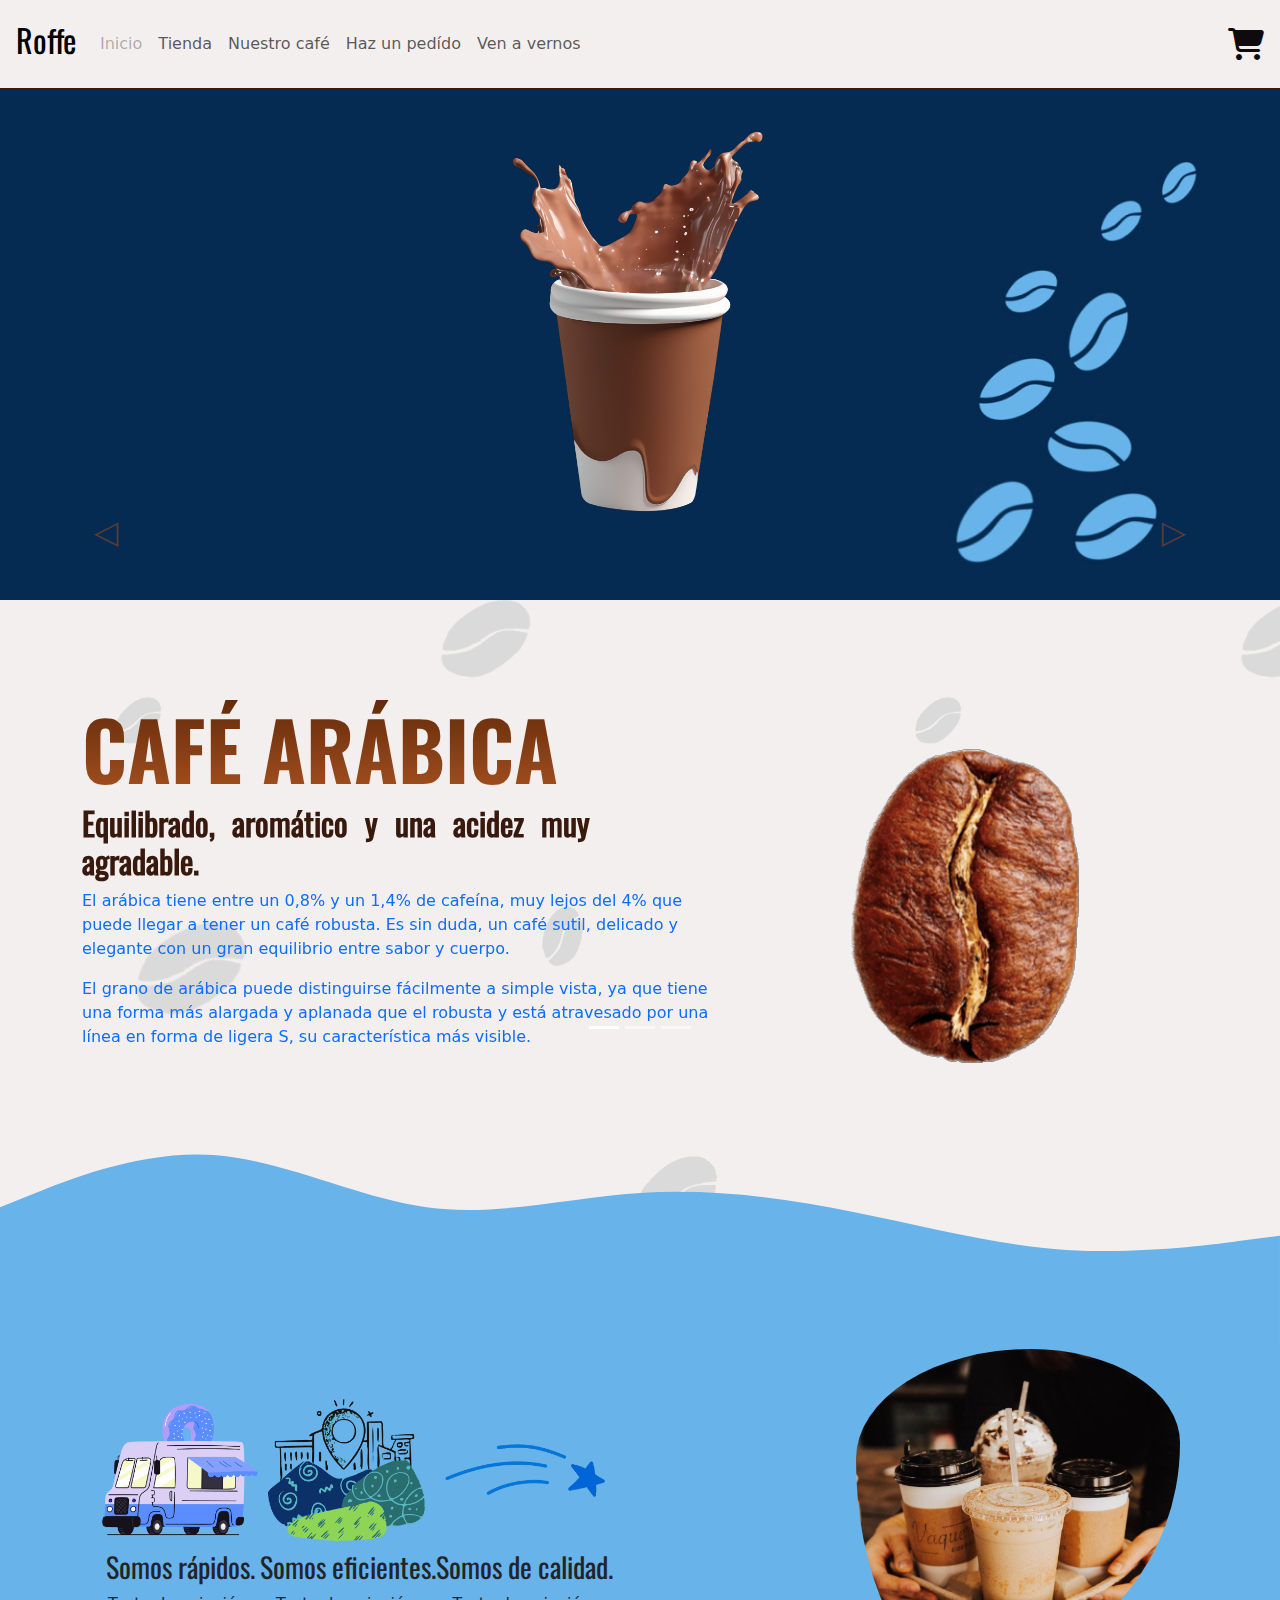
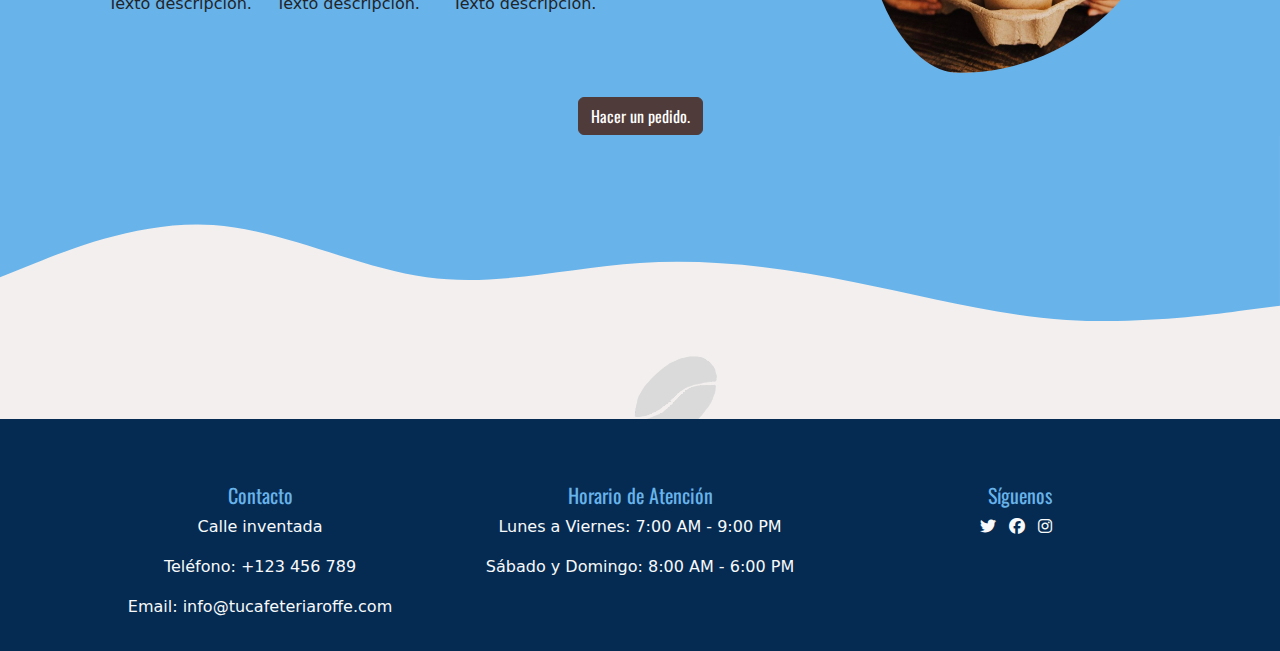
<file: index.html>
<!DOCTYPE html>
<html lang="en">

<head>
    <meta charset="UTF-8">
    <meta name="viewport" content="width=device-width, initial-scale=1.0">
    <title>Document</title>

    <link rel="stylesheet" href="./css/bootstrap.css">
    <link rel="stylesheet" href="https://cdnjs.cloudflare.com/ajax/libs/font-awesome/6.5.1/css/all.min.css">
    <link rel="stylesheet" href="./css/style.css">
    <link rel="stylesheet" href="./css/responsive.css">
</head>

<body>

    <div class="container-fluid">

        <!-- navbar -->
        <nav class="navbar navbar-expand-lg bg-body-tertiary position-fixed">
            <div class="container-fluid p-3">
                <a class="navbar-brand" href="./index.html">
                    <h2>Roffe</h2>
                </a>
                <button class="navbar-toggler" type="button" data-bs-toggle="collapse"
                    data-bs-target="#navbarNavAltMarkup" aria-controls="navbarNavAltMarkup" aria-expanded="false"
                    aria-label="Toggle navigation">
                    <span class=""><i class="fa-solid fa-ellipsis"></i></span>
                </button>
                <div class="collapse navbar-collapse" id="navbarNavAltMarkup">
                    <div class="navbar-nav">
                        <a class="nav-link disabled" aria-current="page" href="#" aria-disabled="true">Inicio</a>
                        <a class="nav-link" href="./pages/coffes.html">Tienda</a>
                        <a class="nav-link" href="./pages/ingredients.html">Nuestro café</a>
                        <a class="nav-link" href="./pages/shopping.html">Haz un pedído</a>
                        <a class="nav-link" href="./pages/visitUs.html">Ven a vernos</a>
                    </div>

                </div>

                <i class="fa-solid fa-cart-shopping fa__navbar"></i>
            </div>
        </nav><!-- end navbar -->

        <!-- carousel -->
        <div id="carouselExampleCaptions" class="carousel slide">

            <div class="carousel-indicators">
                <button type="button" data-bs-target="#carouselExampleCaptions" data-bs-slide-to="0" class="active"
                    aria-current="true" aria-label="Slide 1"></button>
                <button type="button" data-bs-target="#carouselExampleCaptions" data-bs-slide-to="1"
                    aria-label="Slide 2"></button>
                <button type="button" data-bs-target="#carouselExampleCaptions" data-bs-slide-to="2"
                    aria-label="Slide 3"></button>
            </div>

            <!-- carouselContainer -->
            <div class="carousel-inner">
                <!-- carouselItem -->
                <a class="carousel-item active carousel__item link-underline-opacity-0 link-underline "
                    href="./pages/coffes.html">
                    <div class="carousel__topBg position-relative d-none d-lg-block">

                        <img class="carousel__coffeImg" src="./assets/images/coffeVector.png" alt="">
                    </div>

                    <div class="carousel__bottom position-relative d-flex flex-column">

                        <div class="container">
                            <div class="row">
                                <div class="col-lg-7 carousel__info sm-flex-row">
                                    <div class="carousel__texts">
                                        <h2 class="carousel__title">CAFÉ ARÁBICA</h2>
                                        <h3 class="carousel__subtitle">Equilibrado, aromático y una acidez muy
                                            agradable.</h3>
                                        <p>
                                            El arábica tiene entre un 0,8% y un 1,4% de cafeína, muy lejos del 4% que
                                            puede llegar a tener un café robusta. Es sin duda, un café sutil, delicado y
                                            elegante con un gran equilibrio entre sabor y cuerpo.
                                        </p>
                                        <p>
                                            El grano de arábica puede distinguirse fácilmente a simple vista, ya que
                                            tiene una forma más alargada y aplanada que el robusta y está atravesado por
                                            una línea en forma de ligera S, su característica más visible.
                                        </p>
                                    </div>
                                </div>
                                <div class="col-lg-5 mt-sm-5 d-flex justify-content-center">
                                    <img class="img-fluid" src="./assets/images/arabicaGrain.png" alt="">
                                </div>
                            </div>
                        </div>


                    </div>
                </a>

                <a class="carousel-item carousel__item link-underline-opacity-0 link-underline"
                    href="./pages/coffes.html">
                    <div class="carousel__topBg position-relative d-none d-lg-block">

                        <img class="carousel__coffeImg" src="./assets/images/coffeChocolatePng.png" alt="">
                    </div>

                    <div class="carousel__bottom  d-flex flex-column">

                        <div class="container">
                            <div class="row">
                                <div class="col-lg-7 carousel__info sm-flex-row">
                                    <div class="carousel__texts">
                                        <h2 class="carousel__title carousel__title--black">CAFÉ CHOCO</h2>
                                        <h3 class="carousel__subtitle">
                                            Intenso, aromático y con una acidez deliciosa, despierta tus sentidos con
                                            cada bocado.</h3>
                                        <p>
                                            Sumérgete en la rica indulgencia de nuestro chocolate de café, donde la
                                            intensidad del
                                            cacao se combina armoniosamente con notas aromáticas cautivadoras.
                                        </p>
                                        <p>
                                            Experimenta una deliciosa danza de sabores mientras una sutil acidez eleva
                                            la
                                            experiencia, creando un placer irresistible en cada cuadrado. Un verdadero
                                            deleite
                                            para los amantes del chocolate y el café.

                                        </p>
                                    </div>
                                </div>
                                <div class="col-lg-5 mt-sm-5 d-flex justify-content-center">
                                    <img class="img-fluid" src="./assets/images/chocolateCoffe.png" alt="">
                                </div>
                            </div>
                        </div>


                    </div>
                </a>
                <!-- carouselItem -->
                <a class="carousel-item carousel__item link-underline-opacity-0 link-underline"
                    href="./pages/coffes.html">
                    <div class="carousel__topBg position-relative d-none d-lg-block">
                        <img class="carousel__coffeImg" src="./assets/images/coffeChocolateWhitePng.png" alt="">

                    </div>

                    <div class="carousel__bottom position-relative d-flex flex-column">

                        <div class="container">
                            <div class="row">
                                <div class="col-lg-7 carousel__info sm-flex-row">
                                    <div class="carousel__texts">
                                        <h2 class="carousel__title carousel__title--white">CAFÉ CHOCO WHITE</h2>
                                        <h3 class="carousel__subtitle">Equilibrado, aromático y una acidez muy
                                            agradable.</h3>
                                        <p>
                                            Suave, exquisitamente cremoso y con una dulzura celestial, nuestro chocolate
                                            blanco
                                            es una experiencia sublime para los sentidos.
                                        </p>
                                        <p>
                                            Deja que la suavidad se derrita en tu paladar mientras te envuelve en notas
                                            lácteas
                                            seductoras. Una delicia única que te transportará a un mundo de placer
                                            indulgente.
                                        </p>
                                    </div>
                                </div>
                                <div class="col-lg-5 mt-sm-5 d-flex justify-content-center">
                                    <img class="img-fluid" src="./assets/images/arabicaGrain.png" alt="">
                                </div>
                            </div>
                        </div>


                    </div>
                </a>
            </div>

            <!-- Left button control -->
            <button class="carousel-control-prev" type="button" data-bs-target="#carouselExampleCaptions"
                data-bs-slide="prev">
                <span class="custom-carousel-icon arrowCarousel" aria-hidden="true">&#9665;</span>

                <span class="visually-hidden">Anterior</span>
            </button>

            <!-- rigth button  control  -->
            <button class="carousel-control-next" type="button" data-bs-target="#carouselExampleCaptions"
                data-bs-slide="next">
                <span class="custom-carousel-icon arrowCarousel" aria-hidden="true">&#9655;</span>

                <span class="visually-hidden">Siguiente</span>
            </button>

        </div> <!-- end caroousel-->

        <!-- start deliver -->
        <article class="position-relative">

            <!-- Onda superior -->
            <svg xmlns="http://www.w3.org/2000/svg" viewBox="0 0 1440 320">
                <path fill="#68b3ea" fill-opacity="1"
                    d="M0,160L40,144C80,128,160,96,240,101.3C320,107,400,149,480,160C560,171,640,149,720,144C800,139,880,149,960,165.3C1040,181,1120,203,1200,208C1280,213,1360,203,1400,197.3L1440,192L1440,320L1400,320C1360,320,1280,320,1200,320C1120,320,1040,320,960,320C880,320,800,320,720,320C640,320,560,320,480,320C400,320,320,320,240,320C160,320,80,320,40,320L0,320Z">
                </path>
            </svg>

            <!-- Contenido principal -->
            <section class="delivery d-flex flex-column justify-content-between">

                <div
                    class="delivery__vectorImg d-lg-flex flex-lg-row justify-content-between justify-content-xxl-around">

                    <!-- vectors -->
                    <div class="vectors flex-column justify-content-between align-items-center flex-md-row">

                        <!-- First item delivery -->
                        <div
                            class="itemDelivery d-flex flex-column align-items-center justify-content-between text-center mb-4 mb-md-0">

                            <div class="d-flex justify-content-center align-items-center delivery__vectorContainer">
                                <img class="delivery__vector" src="./assets/images/vectors/transportation.png" alt="">
                            </div>
                            <h3>Somos rápidos.</h3>
                            <p>Texto descripción.</p>
                        </div>

                        <!-- Second item delivery -->
                        <div
                            class="itemDelivery d-flex flex-column align-items-center justify-content-between text-center mb-4 mb-md-0">
                            <div class="d-flex justify-content-center align-items-center delivery__vectorContainer">
                                <img class="delivery__vector" src="./assets/images/vectors/place.png" alt="">
                            </div>
                            <h3>Somos eficientes.</h3>
                            <p>Texto descripción.</p>
                        </div>

                        <!-- Third item delivery -->
                        <div
                            class="itemDelivery d-flex flex-column align-items-center justify-content-between text-center">
                            <div class="d-flex justify-content-center align-items-center delivery__vectorContainer">
                                <img class="delivery__vector" src="./assets/images/vectors/estrella.png" alt="">
                            </div>
                            <h3>Somos de calidad.</h3>
                            <p>Texto descripción.</p>
                        </div>

                    </div><!-- end vectors -->

                    <!-- Imagen de entrega (visible en pantallas medianas y más grandes) -->
                    <img class="delivery__img d-none d-lg-block" src="./assets/images/delivery.jpg" alt="">
                </div>

                <a href="./pages/shopping.html" class="btn btn-primary w-lg-50 mx-auto mt-lg-4">Hacer un pedido.</a>
            </section> <!-- end content-->

            <!-- Onda inferior -->
            <svg xmlns="http://www.w3.org/2000/svg" viewBox="0 0 1440 320">
                <path fill="#68b3ea" fill-opacity="1"
                    d="M0,160L40,144C80,128,160,96,240,101.3C320,107,400,149,480,160C560,171,640,149,720,144C800,139,880,149,960,165.3C1040,181,1120,203,1200,208C1280,213,1360,203,1400,197.3L1440,192L1440,0L1400,0C1360,0,1280,0,1200,0C1120,0,1040,0,960,0C880,0,800,0,720,0C640,0,560,0,480,0C400,0,320,0,240,0C160,0,80,0,40,0L0,0Z">
                </path>
            </svg>
        </article><!-- End delivery-->



        <!-- Footer -->
        <footer class="bg-dark text-light text-center py-3 footer">
            <div class="container pt-5">
                <div class="row">
                    <div class="col-md-4">
                        <h5 class="footer__title">Contacto</h5>
                        <p>Calle inventada</p>
                        <p>Teléfono: +123 456 789</p>
                            
                        <p>Email: info@tucafeteriaroffe.com</p>
                    </div>
                    <div class="col-md-4">
                        <h5 class="footer__title">Horario de Atención</h5>
                        <p>Lunes a Viernes: 7:00 AM - 9:00 PM</p>
                        <p>Sábado y Domingo: 8:00 AM - 6:00 PM</p>
                    </div>
                    <div class="col-md-4">
                        <h5 class="footer__title">Síguenos</h5>
                        <a href="#" class="text-light me-2"><i class="fa-brands fa-twitter"></i></a>
                        <a href="#" class="text-light me-2"><i class="fa-brands fa-facebook"></i></a>
                        <a href="#" class="text-light me-2"><i class="fa-brands fa-instagram"></i></a>
                    </div>
                </div>
            </div>
        </footer><!-- end footer -->


    </div> <!-- end container -->




    <script src="./js/bootstrap.js"></script>
    <script src="./js/script.js"></script>
</body>

</html>
</file>
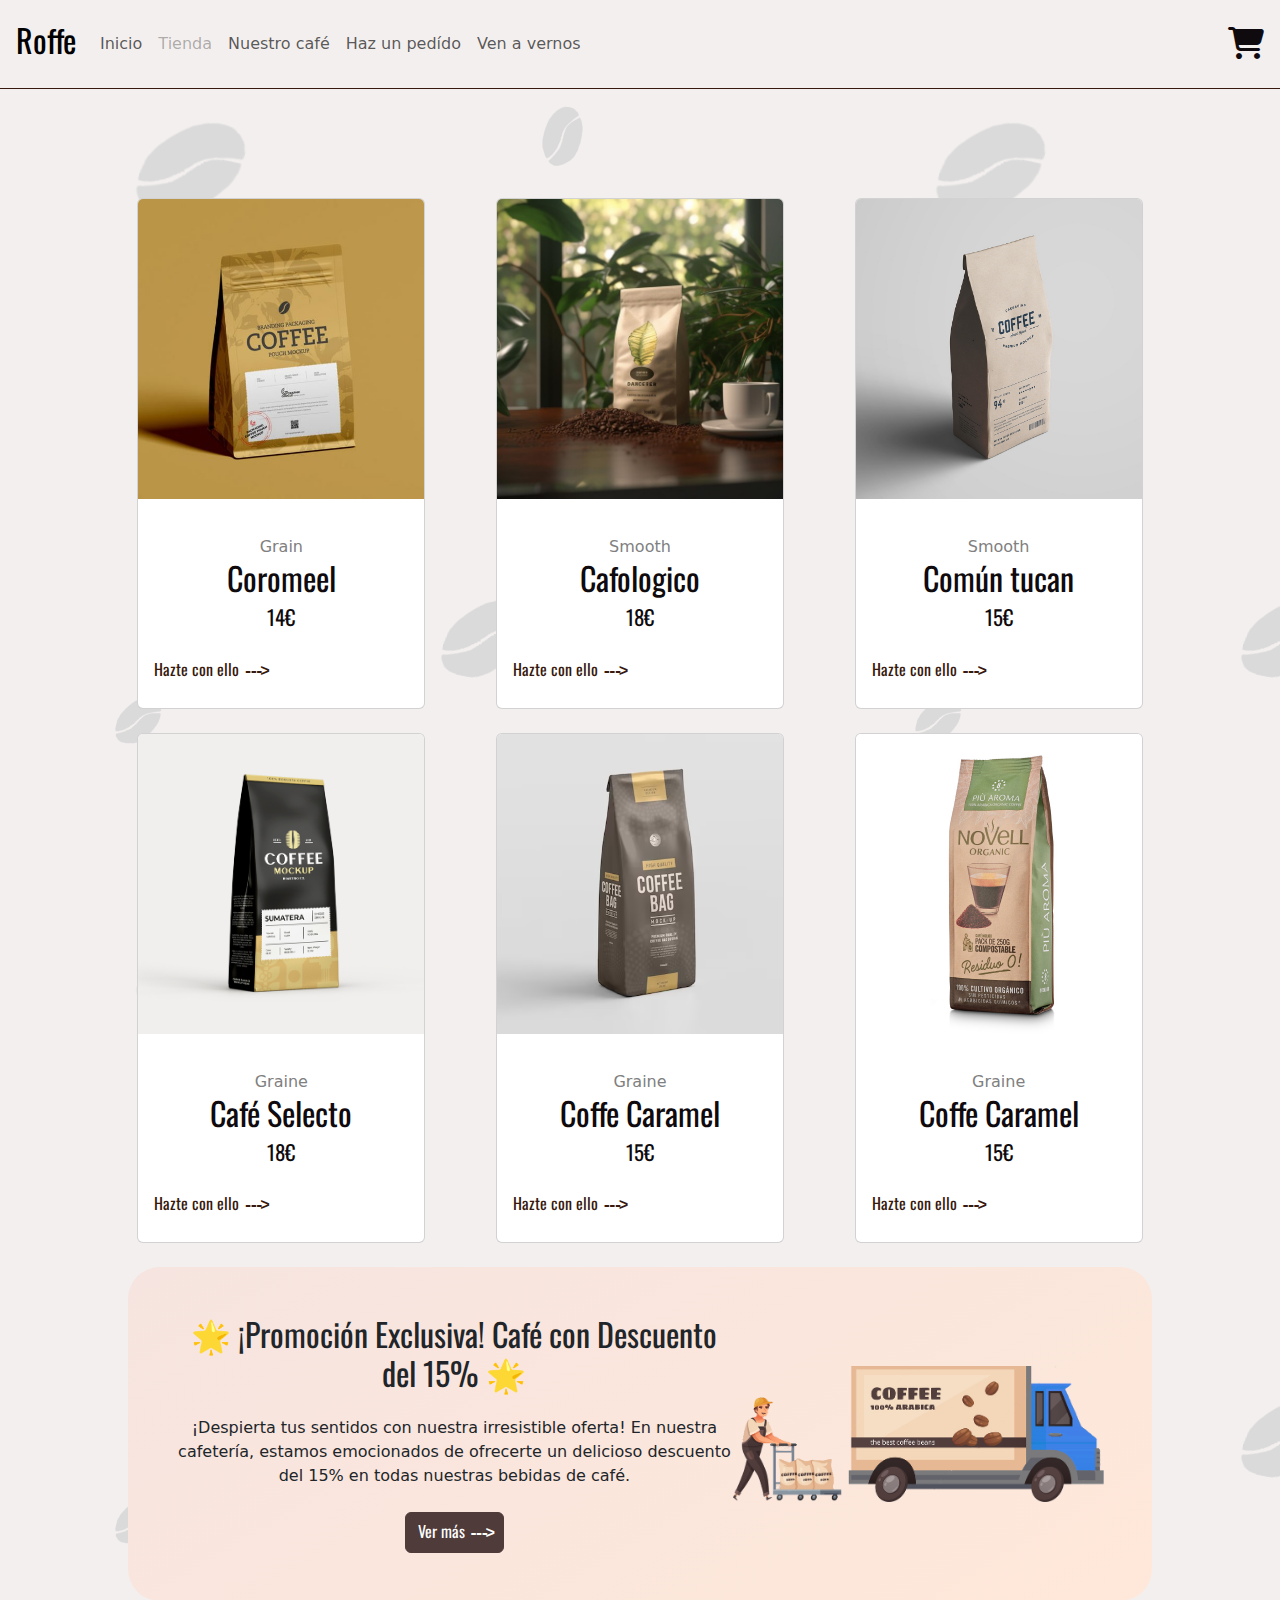
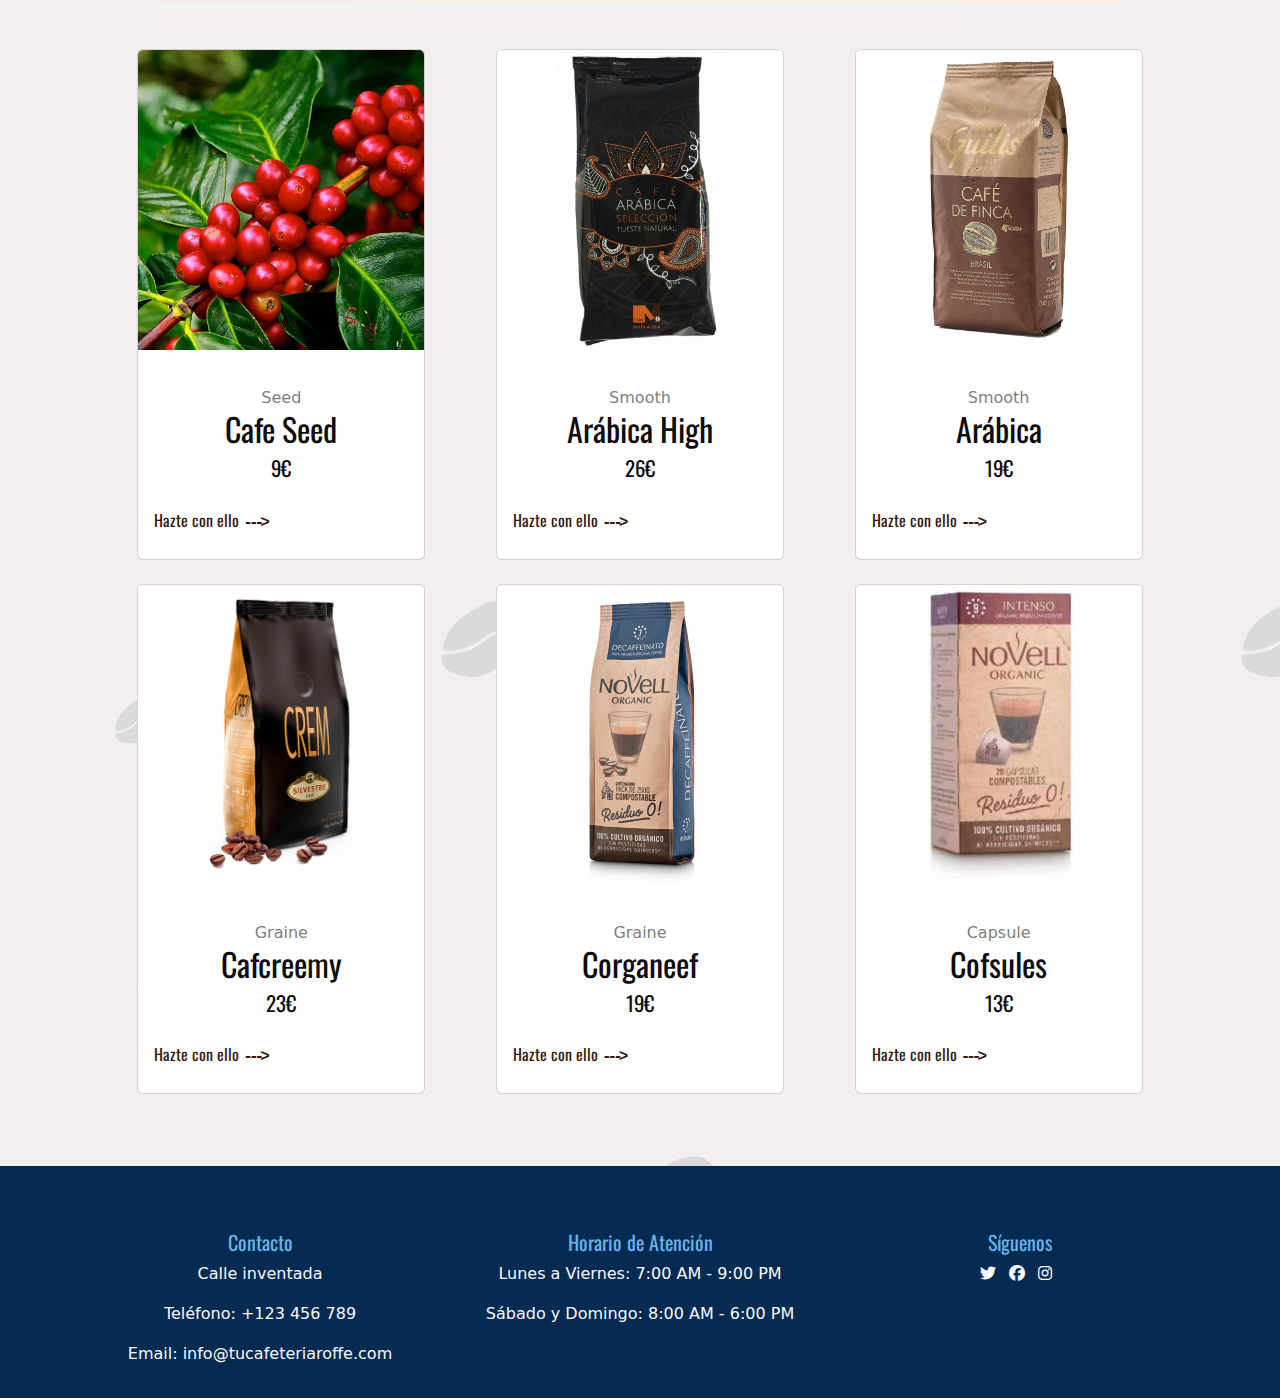
<file: pages/coffes.html>
<!DOCTYPE html>
<html lang="en">

<head>
    <meta charset="UTF-8">
    <meta name="viewport" content="width=device-width, initial-scale=1.0">
    <title>Document</title>

    <link href="https://cdn.jsdelivr.net/npm/bootstrap@5.3.2/dist/css/bootstrap.min.css" rel="stylesheet" integrity="sha384-T3c6CoIi6uLrA9TneNEoa7RxnatzjcDSCmG1MXxSR1GAsXEV/Dwwykc2MPK8M2HN" crossorigin="anonymous">
    <link rel="stylesheet" href="https://cdnjs.cloudflare.com/ajax/libs/font-awesome/6.5.1/css/all.min.css">

    <link rel="stylesheet" href="../css/bootstrap.css">
    <link rel="stylesheet" href="../css/style.css">
</head>

<body>

    <div class="container-fluid">


        <!-- navbar -->
        <nav class="navbar navbar-expand-lg bg-body-tertiary position-fixed">
            <div class="container-fluid p-3">
                <a class="navbar-brand" href="../index.html"><h2>Roffe</h2></a>
                <button class="navbar-toggler" type="button" data-bs-toggle="collapse"
                    data-bs-target="#navbarNavAltMarkup" aria-controls="navbarNavAltMarkup" aria-expanded="false"
                    aria-label="Toggle navigation">
                    <span class=""><i class="fa-solid fa-ellipsis"></i></span>
                </button>
                <div class="collapse navbar-collapse" id="navbarNavAltMarkup">
                    <div class="navbar-nav">
                        <a class="nav-link " aria-current="page" href="../index.html"  >Inicio</a>
                        <a class="nav-link disabled" aria-disabled="true" href="../pages/coffes.html">Tienda</a>
                        <a class="nav-link" href="../pages/ingredients.html">Nuestro café</a>
                        <a class="nav-link" href="../pages/shopping.html">Haz un pedído</a>
                        <a class="nav-link" href="../pages/visitUs.html">Ven a vernos</a>
                    </div>

                </div>

                <a href="#"><i class="fa-solid fa-cart-shopping fa__navbar"></i></a>
            </div>
        </nav><!-- end navbar -->

        <div class="separ"></div>
        <!--cards container-->
        <section class="cards container d-flex flex-wrap justify-content-around mt-5">

            <!-- Card -->
            <a class="card mb-4" href="./shopping.html" style="width: 18rem;">

                <div class="card__imgCont">
                    <img src="../assets/images/coffeMockups/coffeCaramel.jpg" class="card-img-top card__img" alt="caramel">
                </div>
                
                <div class="card-body">
                    <p class="card-subtitle soft">Grain</p>
                    <h3 class="card-title card__title">Coromeel</h3>
                    <p class="card-subtitle card__price">14€</p>
                </div>
                
                <div class="card-footer">
                    <p>Hazte con ello <span class="arrow">---<span class="arrow__point">></span></span></p>
                    <i class="bi bi-bag-check"></i>
                </div>
            </a>
            
            <!-- Card -->
            <a class="card mb-4" href="./shopping.html" style="width: 18rem;">

                <div class="card__imgCont">
                    <img src="../assets/images/coffeMockups/coffeEco.jpg" class="card-img-top card__img" alt="caramel">
                </div>
                
                <div class="card-body">
                    <p class="card-subtitle soft">Smooth</p>
                    <h3 class="card-title card__title">Cafologico</h3>
                    <p class="card-subtitle card__price">18€</p>
                </div>
                
                <div class="card-footer">
                    <p>Hazte con ello <span class="arrow">---<span class="arrow__point">></span></span></p>
                    <i class="bi bi-bag-check"></i>
                </div>
            </a>
            
            <!-- Card -->
            <a class="card mb-4" href="./shopping.html" style="width: 18rem;">

                <div class="card__imgCont">
                    <img src="../assets/images/coffeMockups/coffeNormal.png" class="card-img-top card__img" alt="caramel">
                </div>
                
                <div class="card-body">
                    <p class="card-subtitle soft">Smooth</p>
                    <h3 class="card-title card__title">Común tucan</h3>
                    <p class="card-subtitle card__price">15€</p>
                </div>
                
                <div class="card-footer">
                    <p>Hazte con ello <span class="arrow">---<span class="arrow__point">></span></span></p>
                    <i class="bi bi-bag-check"></i>
                </div>
            </a>

            <!-- Card -->
            <a class="card mb-4" href="./shopping.html" style="width: 18rem;">

                <div class="card__imgCont">
                    <img src="../assets/images/coffeMockups/coffePremium.jpg" class="card-img-top card__img" alt="caramel">
                </div>
                
                <div class="card-body">
                    <p class="card-subtitle soft">Graine</p>
                    <h3 class="card-title card__title">Café Selecto</h3>
                    <p class="card-subtitle card__price">18€</p>
                </div>
                
                <div class="card-footer">
                    <p>Hazte con ello <span class="arrow">---<span class="arrow__point">></span></span></p>
                    <i class="bi bi-bag-check"></i>
                </div>
            </a>
            
            <!-- Card -->
            <a class="card mb-4" href="./shopping.html" style="width: 18rem;">

                <div class="card__imgCont">
                    <img src="../assets/images/coffeMockups/coffeSoft.avif" class="card-img-top card__img" alt="caramel">
                </div>
                
                <div class="card-body">
                    <p class="card-subtitle soft">Graine</p>
                    <h3 class="card-title card__title">Coffe Caramel</h3>
                    <p class="card-subtitle card__price">15€</p>
                </div>
                
                <div class="card-footer">
                    <p>Hazte con ello <span class="arrow">---<span class="arrow__point">></span></span></p>
                    <i class="bi bi-bag-check"></i>
                </div>
            </a>

            <!-- Card -->
            <a class="card mb-4" href="./shopping.html" style="width: 18rem;">

                <div class="card__imgCont">
                    <img src="../assets/images/coffeMockups/coffeSpicy.jpg" class="card-img-top card__img" alt="caramel">
                </div>
                
                <div class="card-body">
                    <p class="card-subtitle soft">Graine</p>
                    <h3 class="card-title card__title">Coffe Caramel</h3>
                    <p class="card-subtitle card__price">15€</p>
                </div>
                
                <div class="card-footer">
                    <p>Hazte con ello <span class="arrow">---<span class="arrow__point">></span></span></p>
                    <i class="bi bi-bag-check"></i>
                </div>
            </a>
        </section><!--End of cards-->
        
        <!--promotion-->
        <article class="promotion rounded rounded-5 p-5 d-flex align-items-center d-md-flex justify-content-around align-items-center">

            <section class="promotion__texts text-center w-100 mb-md-0">
                <h2 class="mb-4">🌟 ¡Promoción Exclusiva! Café con Descuento del 15% 🌟</h2>
                <p class="mb-4">¡Despierta tus sentidos con nuestra irresistible oferta! En nuestra cafetería,
                    estamos emocionados de ofrecerte un delicioso descuento del 15% en todas nuestras 
                    bebidas de café.
                </p>
                <a class="promotion__btn btn btn-primary" href="./shopping.html">Ver más <span class="arrow">---<span class="arrow__point">></span></span>  </a>
            </section>
        
            <img class="promotion__img mx-auto mt-md-0 d-none d-md-block" src="../assets/images/vectors/coffeVan.png" alt="">
        </article><!-- end promotion-->
        

         

        <!--cards container-->
        <section class="cards container d-flex flex-wrap justify-content-around mt-5">

            <!-- Card -->
            <a class="card mb-4" href="./shopping.html" style="width: 18rem;">

                <div class="card__imgCont">
                    <img src="../assets/images/coffeMockups/arabicaSeed.jpg" class="card-img-top card__img" alt="caramel">
                </div>
                
                <div class="card-body">
                    <p class="card-subtitle soft">Seed</p>
                    <h3 class="card-title card__title">Cafe Seed</h3>
                    <p class="card-subtitle card__price">9€</p>
                </div>
                
                <div class="card-footer">
                    <p>Hazte con ello <span class="arrow">---<span class="arrow__point">></span></span></p>
                    <i class="bi bi-bag-check"></i>
                </div>
            </a>
            
            <!-- Card -->
            <a class="card mb-4" href="./shopping.html" style="width: 18rem;">

                <div class="card__imgCont">
                    <img src="../assets/images/coffeMockups/cafeArabiaPremium.jpg" class="card-img-top card__img" alt="caramel">
                </div>
                
                <div class="card-body">
                    <p class="card-subtitle soft">Smooth</p>
                    <h3 class="card-title card__title">Arábica High</h3>
                    <p class="card-subtitle card__price">26€</p>
                </div>
                
                <div class="card-footer">
                    <p>Hazte con ello <span class="arrow">---<span class="arrow__point">></span></span></p>
                    <i class="bi bi-bag-check"></i>
                </div>
            </a>
            
            <!-- Card -->
            <a class="card mb-4" href="./shopping.html" style="width: 18rem;">

                <div class="card__imgCont">
                    <img src="../assets/images/coffeMockups/cafeArabica.jpg" class="card-img-top card__img" alt="caramel">
                </div>
                
                <div class="card-body">
                    <p class="card-subtitle soft">Smooth</p>
                    <h3 class="card-title card__title">Arábica</h3>
                    <p class="card-subtitle card__price">19€</p>
                </div>
                
                <div class="card-footer">
                    <p>Hazte con ello <span class="arrow">---<span class="arrow__point">></span></span></p>
                    <i class="bi bi-bag-check"></i>
                </div>
            </a>

            <!-- Card -->
            <a class="card mb-4" href="./shopping.html" style="width: 18rem;">

                <div class="card__imgCont">
                    <img src="../assets/images/coffeMockups/cafeCremoso.jpg" class="card-img-top card__img" alt="caramel">
                </div>
                
                <div class="card-body">
                    <p class="card-subtitle soft">Graine</p>
                    <h3 class="card-title card__title">Cafcreemy</h3>
                    <p class="card-subtitle card__price">23€</p>
                </div>
                
                <div class="card-footer">
                    <p>Hazte con ello <span class="arrow">---<span class="arrow__point">></span></span></p>
                    <i class="bi bi-bag-check"></i>
                </div>
            </a>
            
            <!-- Card -->
            <a class="card mb-4" href="./shopping.html" style="width: 18rem;">

                <div class="card__imgCont">
                    <img src="../assets/images/coffeMockups/coffeOrganic.jpg" class="card-img-top card__img" alt="caramel">
                </div>
                
                <div class="card-body">
                    <p class="card-subtitle soft">Graine</p>
                    <h3 class="card-title card__title">Corganeef</h3>
                    <p class="card-subtitle card__price">19€</p>
                </div>
                
                <div class="card-footer">
                    <p>Hazte con ello <span class="arrow">---<span class="arrow__point">></span></span></p>
                    <i class="bi bi-bag-check"></i>
                </div>
            </a>

            <!-- Card -->
            <a class="card mb-4" href="./shopping.html" style="width: 18rem;">

                <div class="card__imgCont">
                    <img src="../assets/images/coffeMockups/coffeCapsule.jpg" class="card-img-top card__img" alt="caramel">
                </div>
                
                <div class="card-body">
                    <p class="card-subtitle soft">Capsule</p>
                    <h3 class="card-title card__title">Cofsules</h3>
                    <p class="card-subtitle card__price">13€</p>
                </div>
                
                <div class="card-footer">
                    <p>Hazte con ello <span class="arrow">---<span class="arrow__point">></span></span></p>
                    <i class="bi bi-bag-check"></i>
                </div>
            </a>
        </section><!--End of cards-->


        <!-- Footer -->
        <footer class="bg-dark text-light text-center py-3 footer mt-5">
            <div class="container pt-5">
                <div class="row">
                    <div class="col-md-4">
                        <h5 class="footer__title">Contacto</h5>
                        <p>Calle inventada</p>
                        <p>Teléfono: +123 456 789</p>
                            
                        <p>Email: info@tucafeteriaroffe.com</p>
                    </div>
                    <div class="col-md-4">
                        <h5 class="footer__title">Horario de Atención</h5>
                        <p>Lunes a Viernes: 7:00 AM - 9:00 PM</p>
                        <p>Sábado y Domingo: 8:00 AM - 6:00 PM</p>
                    </div>
                    <div class="col-md-4">
                        <h5 class="footer__title">Síguenos</h5>
                        <a href="#" class="text-light me-2"><i class="fa-brands fa-twitter"></i></a>
                        <a href="#" class="text-light me-2"><i class="fa-brands fa-facebook"></i></a>
                        <a href="#" class="text-light me-2"><i class="fa-brands fa-instagram"></i></a>
                    </div>
                </div>
            </div>
        </footer><!-- end footer -->

    </div> <!-- end container -->
    <script src="../js/bootstrap.js"></script>
</body>

</html>
</file>
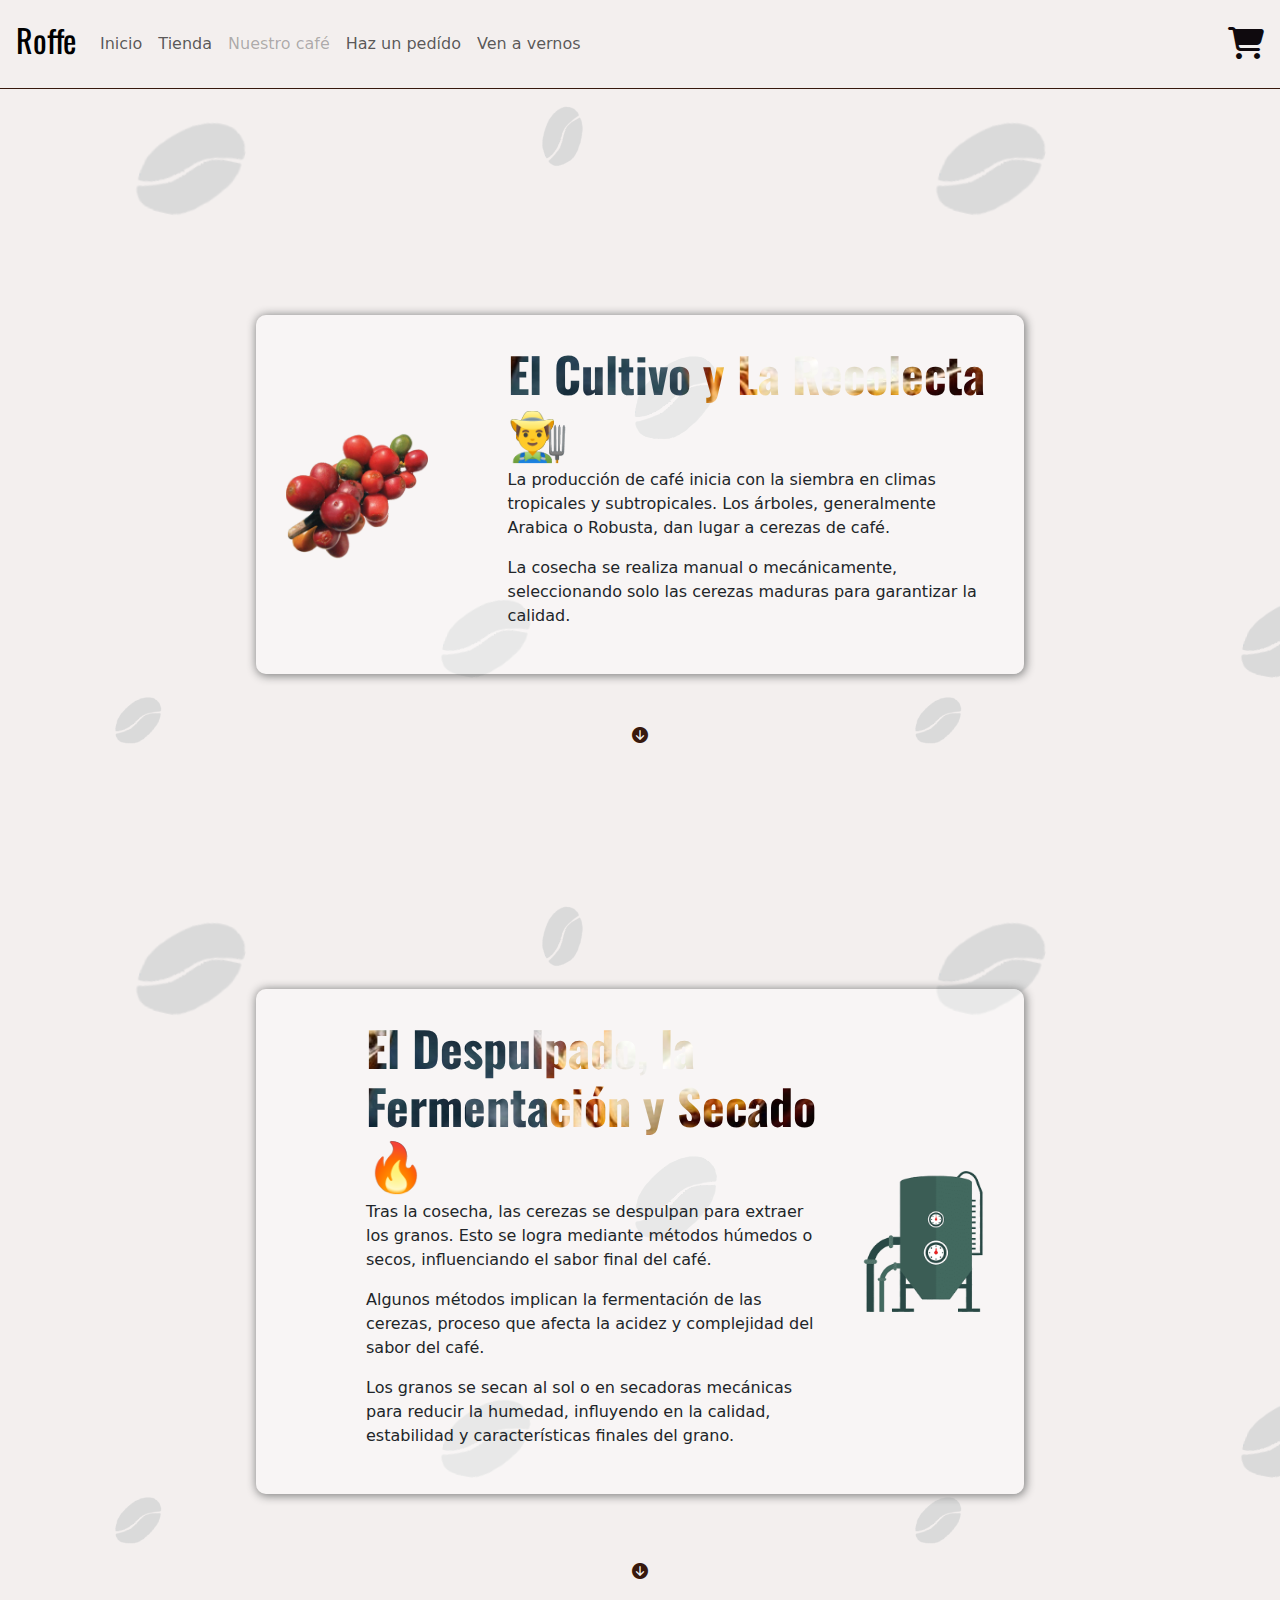
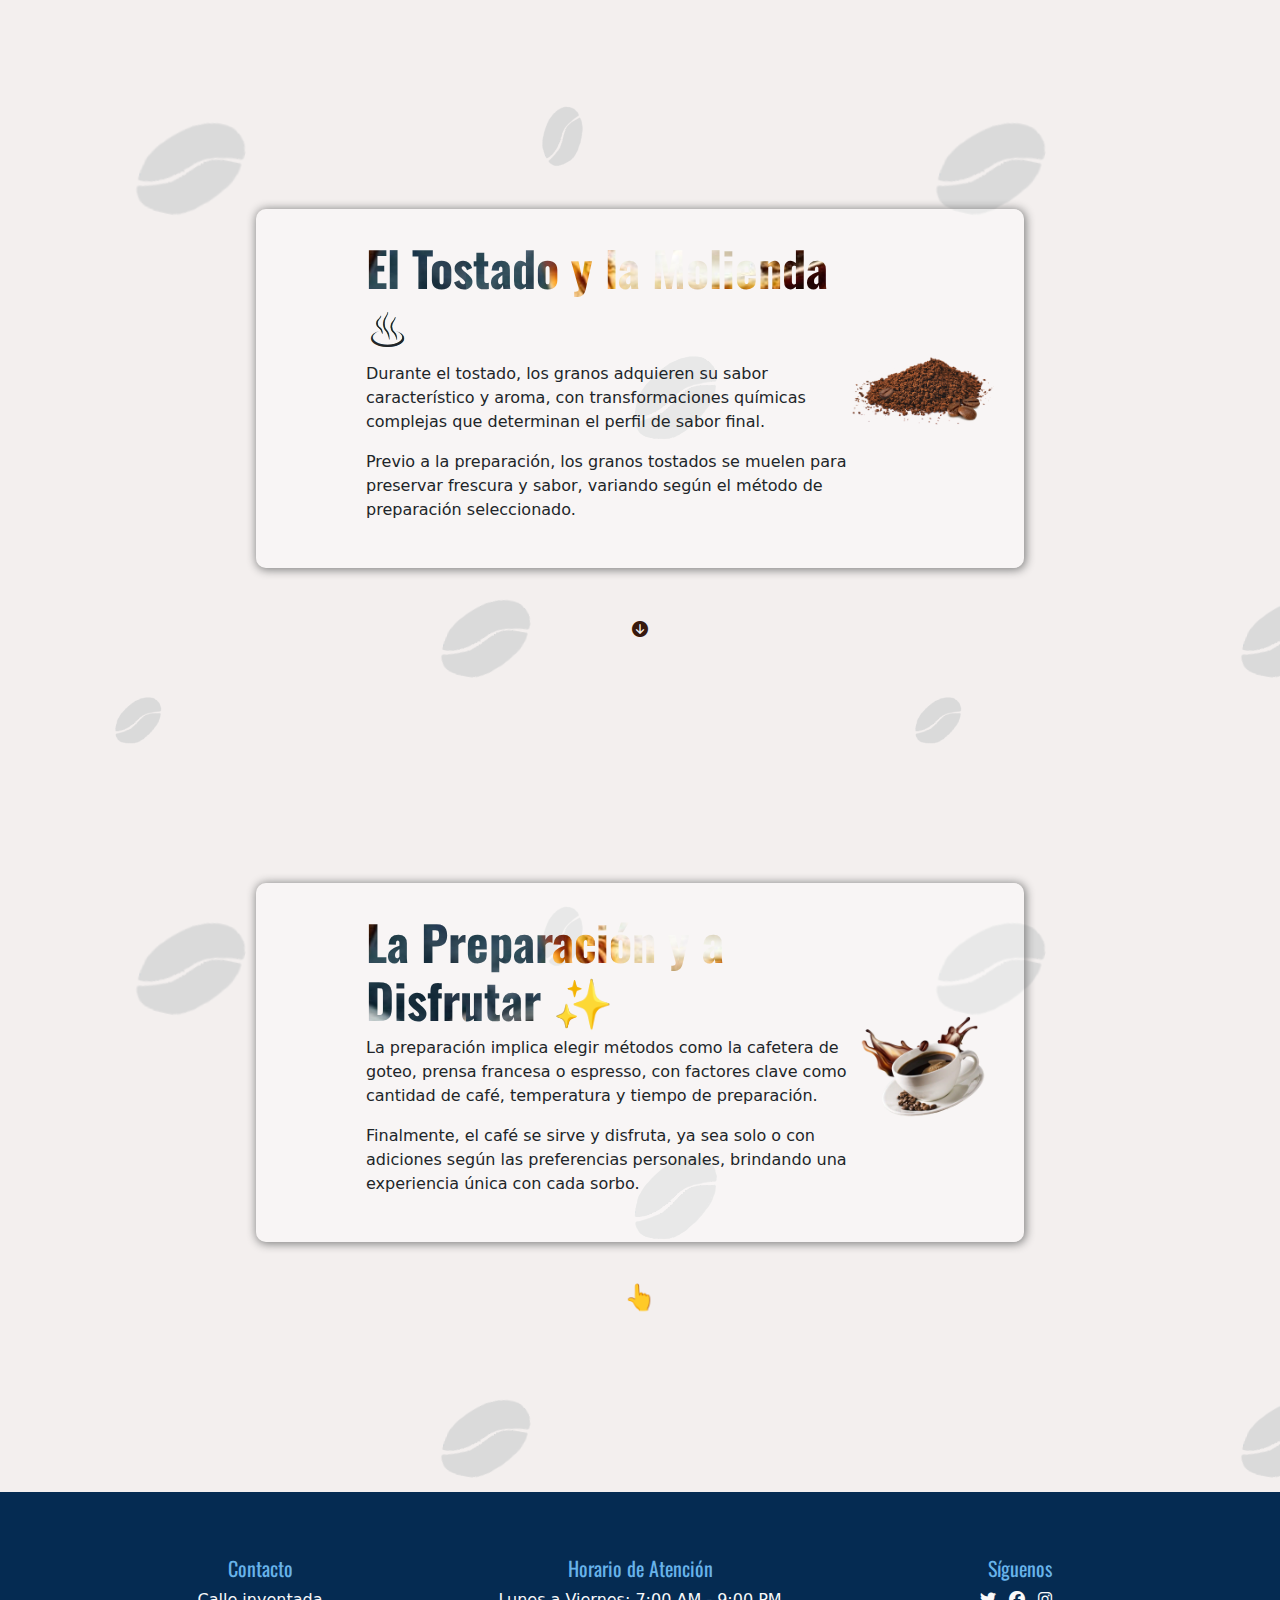
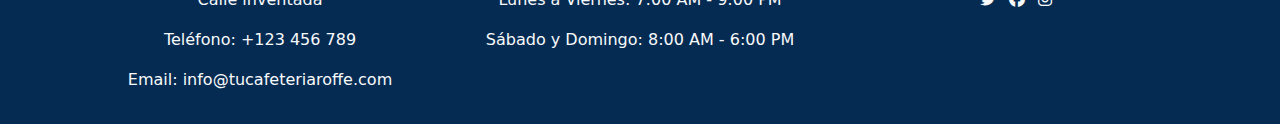
<file: pages/ingredients.html>
<!DOCTYPE html>
<html lang="en">

<head>
    <meta charset="UTF-8">
    <meta name="viewport" content="width=device-width, initial-scale=1.0">
    <title>Document</title>

    <link href="https://cdn.jsdelivr.net/npm/bootstrap@5.3.2/dist/css/bootstrap.min.css" rel="stylesheet"
        integrity="sha384-T3c6CoIi6uLrA9TneNEoa7RxnatzjcDSCmG1MXxSR1GAsXEV/Dwwykc2MPK8M2HN" crossorigin="anonymous">

    <link rel="stylesheet" href="../css/bootstrap.css">
    <link rel="stylesheet" href="https://cdnjs.cloudflare.com/ajax/libs/font-awesome/6.5.1/css/all.min.css">
    <link rel="stylesheet" href="../css/style.css">
    <link rel="stylesheet" href="../css/responsive.css">
</head>

<body>

    <!-- container -->
    <div class="container-fluid container-fluid--ingredients">



        <!-- navbar -->
        <nav class="navbar navbar-expand-lg bg-body-tertiary position-fixed">
            <div class="container-fluid p-3">
                <a class="navbar-brand" href="../index.html"><h2>Roffe</h2></a>
                <button class="navbar-toggler" type="button" data-bs-toggle="collapse"
                    data-bs-target="#navbarNavAltMarkup" aria-controls="navbarNavAltMarkup" aria-expanded="false"
                    aria-label="Toggle navigation">
                    <span class=""><i class="fa-solid fa-ellipsis"></i></span>
                </button>
                <div class="collapse navbar-collapse" id="navbarNavAltMarkup">
                    <div class="navbar-nav">
                        <a class="nav-link " aria-current="page" href="../index.html"  >Inicio</a>
                        <a class="nav-link "  href="../pages/coffes.html">Tienda</a>
                        <a class="nav-link disabled" aria-disabled="true" href="../pages/ingredients.html">Nuestro café</a>
                        <a class="nav-link" href="../pages/shopping.html">Haz un pedído</a>
                        <a class="nav-link" href="../pages/visitUs.html">Ven a vernos</a>
                    </div>

                </div>

                <a href="#"><i class="fa-solid fa-cart-shopping fa__navbar"></i></a>
            </div>
        </nav><!-- end navbar -->


        <!-- steps 1 of creation -->
        <section id="step1" class="d-flex flex-column align-items-center justify-content-between position-relative">


            <!--information step-->
            <article class="d-flex flex-row information justify-content-between align-items-center ">
                
                <img class="information__img d-none d-md-block" src="../assets/images/pasos/coffeCherry.png" alt="">
                
                <div class="information__texts w-100 w-md-50">
                    <h2 class="informatin__title">El Cultivo y La Recolecta <span class="information__icon">👨‍🌾</span></h2>
                    <p class="informatin__par">
                        La producción de café inicia con la siembra en climas tropicales y subtropicales. 
                        Los árboles, generalmente Arabica o Robusta, dan lugar a cerezas de café. 
                    </p>
                    <p>
                        La cosecha 
                        se realiza manual o mecánicamente, seleccionando solo las cerezas maduras para garantizar la calidad.
                    </p>
                </div>
            </article><!--enf of informatin step-->

            <a href="#step2" class="information__anchor position-absolute"> <i class="fa-solid fa-circle-arrow-down"></i> </a>
        </section><!--end of steps of creation-->


        <!-- steps 2 of creation -->
        <section id="step2" class="d-flex flex-column align-items-center justify-content-between position-relative">


            <!--information step-->
            <article class="d-flex flex-row information justify-content-between align-items-center ">
                
                
                <div class="information__texts w-100 w-md-50">
                    <h2 class="informatin__title">El Despulpado, la Fermentación y Secado <span class="information__icon">🔥</span></h2>
                    <p class="informatin__par">
                        Tras la cosecha, las cerezas se despulpan para extraer los granos. Esto se logra mediante métodos húmedos o secos, influenciando el sabor final del café.
                    </p>
                    <p>
                        Algunos métodos implican la fermentación de las cerezas, proceso que afecta la acidez y complejidad del sabor del café.
                    </p>

                    <p>
                        Los granos se secan al sol o en secadoras mecánicas para reducir la humedad, influyendo en la calidad, estabilidad y características finales del grano.
                    </p>
                </div>
                <img class="information__img d-none d-md-block ms-4" src="../assets/images/pasos/fermentado.png" alt="">
            </article><!--enf of informatin step-->

            <a href="#step3" class="information__anchor position-absolute"> <i class="fa-solid fa-circle-arrow-down"></i> </a>
        </section><!--end of steps of creation-->

        <!-- steps 3 of creation -->
        <section id="step3" class="d-flex flex-column align-items-center justify-content-between position-relative">


            <!--information step-->
            <article class="d-flex flex-row information justify-content-between align-items-center ">
                
                
                <div class="information__texts w-100 w-md-50">
                    <h2 class="informatin__title">El Tostado y la Molienda <span class="information__icon">♨</span></h2>
                    <p class="informatin__par">
                        Durante el tostado, los granos adquieren su sabor característico y aroma, 
                        con transformaciones químicas complejas que determinan el perfil de sabor final.
                    </p>
                    <p>
                        Previo a la preparación, los granos tostados se muelen para preservar frescura y sabor,
                         variando según el método de preparación seleccionado.
                    </p>
                </div>
                <img class="information__img d-none d-md-block" src="../assets/images/pasos/cafeMolidoGrano.png" alt="">
            </article><!--enf of informatin step-->

            <a href="#step4" class="information__anchor position-absolute"><i class="fa-solid fa-circle-arrow-down"></i></i> </a>
        </section><!--end of steps of creation-->

        <!-- steps 3 of creation -->
        <section id="step4" class="d-flex flex-column align-items-center justify-content-between position-relative mb-5">


            <!--information step-->
            <article class="d-flex flex-row information justify-content-between align-items-center ">
                
                
                <div class="information__texts w-100 w-md-50">
                    <h2 class="informatin__title">La Preparación y a Disfrutar <span class="information__icon">✨</span></h2>
                    <p class="informatin__par">
                        La preparación implica elegir métodos como la cafetera de goteo, prensa francesa 
                        o espresso, con factores clave como cantidad de café, temperatura y tiempo de 
                        preparación.
                    </p>
                    <p>
                        Finalmente, el café se sirve y disfruta, ya sea solo o con adiciones según las 
                        preferencias personales, brindando una experiencia única con cada sorbo.
                    </p>
                </div>
                <img class="information__img d-none d-md-block" src="../assets/images/pasos/disfrutar.png" alt="">
            </article><!--enf of informatin step-->

            <a href="#step1" class="information__anchor information__anchor--hand position-absolute">👆</i> </a>
        </section><!--end of steps of creation-->

        <!-- Footer -->
        <footer class="bg-dark text-light text-center py-3 footer footer--ingredients">
            <div class="container pt-5">
                <div class="row">
                    <div class="col-md-4">
                        <h5 class="footer__title">Contacto</h5>
                        <p>Calle inventada</p>
                        <p>Teléfono: +123 456 789</p>
                            
                        <p>Email: info@tucafeteriaroffe.com</p>
                    </div>
                    <div class="col-md-4">
                        <h5 class="footer__title">Horario de Atención</h5>
                        <p>Lunes a Viernes: 7:00 AM - 9:00 PM</p>
                        <p>Sábado y Domingo: 8:00 AM - 6:00 PM</p>
                    </div>
                    <div class="col-md-4">
                        <h5 class="footer__title">Síguenos</h5>
                        <a href="#" class="text-light me-2"><i class="fa-brands fa-twitter"></i></a>
                        <a href="#" class="text-light me-2"><i class="fa-brands fa-facebook"></i></a>
                        <a href="#" class="text-light me-2"><i class="fa-brands fa-instagram"></i></a>
                    </div>
                </div>
            </div>
        </footer><!-- end footer -->

    </div> <!-- end container -->

    <script src="../js/bootstrap.js"></script>
</body>

</html>
</file>
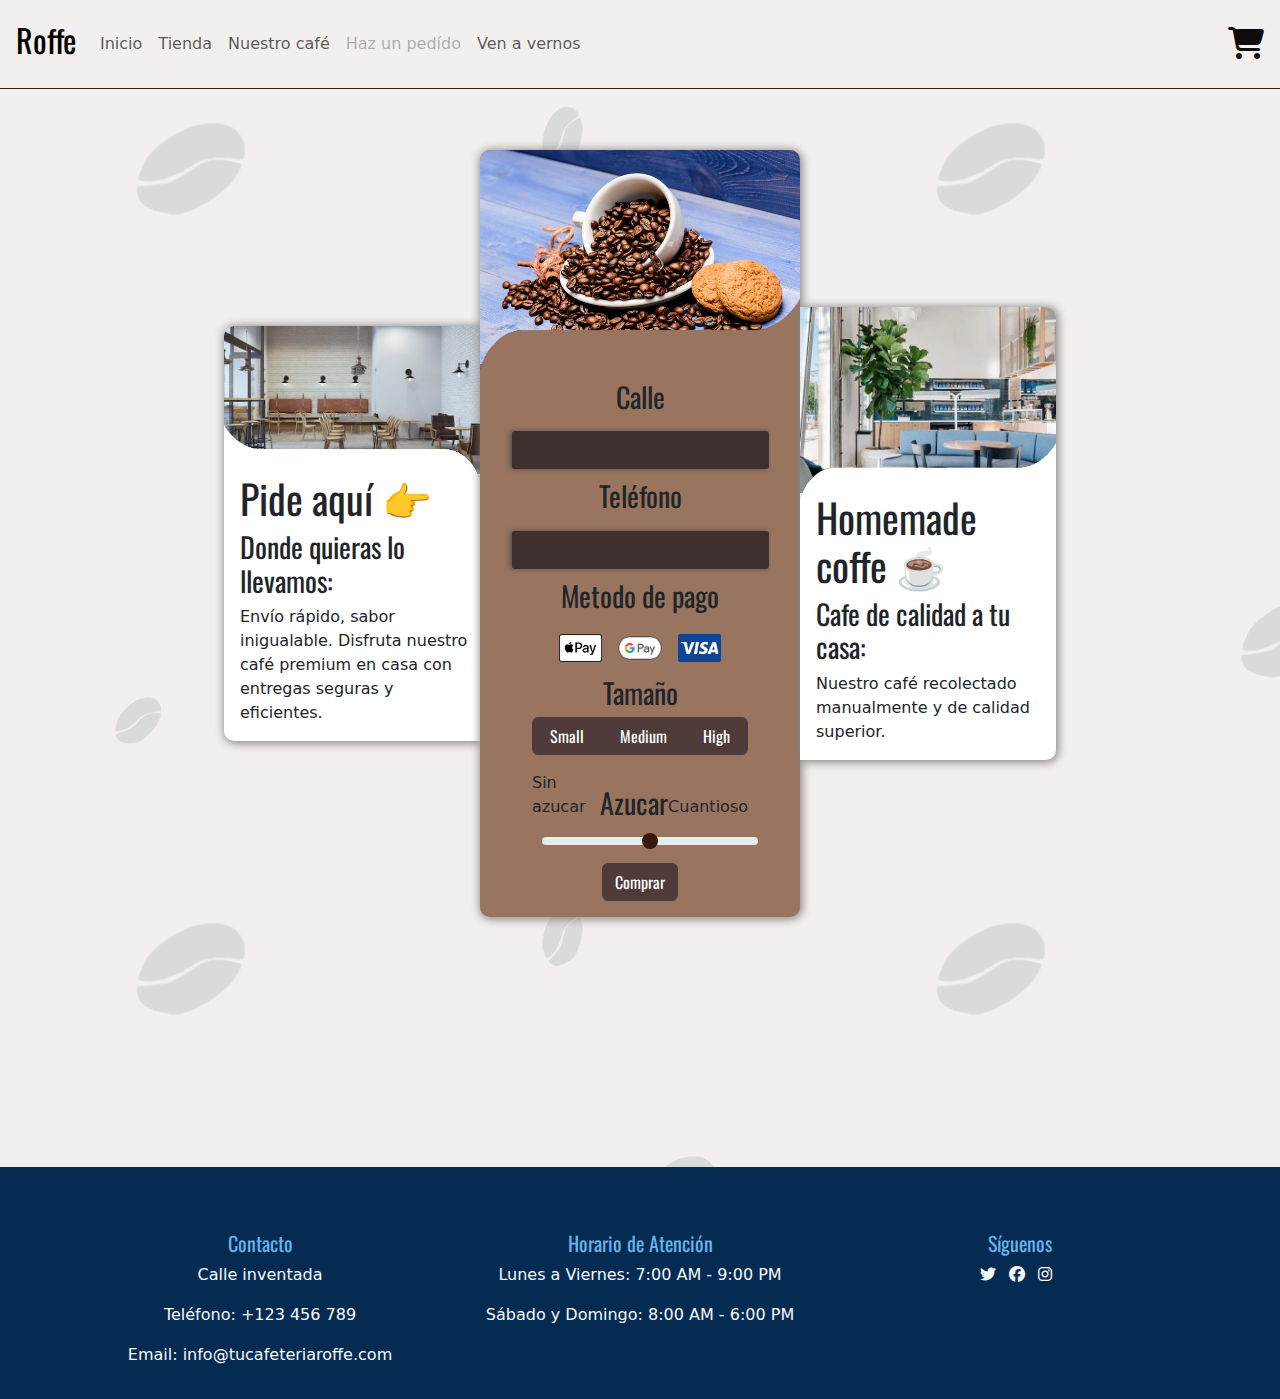
<file: pages/shopping.html>
<!DOCTYPE html>
<html lang="en">

<head>
    <meta charset="UTF-8">
    <meta name="viewport" content="width=device-width, initial-scale=1.0">
    <title>Document</title>

    <link href="https://cdn.jsdelivr.net/npm/bootstrap@5.3.2/dist/css/bootstrap.min.css" rel="stylesheet"
        integrity="sha384-T3c6CoIi6uLrA9TneNEoa7RxnatzjcDSCmG1MXxSR1GAsXEV/Dwwykc2MPK8M2HN" crossorigin="anonymous">
    <link rel="stylesheet" href="https://cdnjs.cloudflare.com/ajax/libs/font-awesome/6.5.1/css/all.min.css">

    <link rel="stylesheet" href="../css/bootstrap.css">
    <link rel="stylesheet" href="../css/style.css">
</head>

<body>

    <!-- container -->
    <div class="container-fluid">

        <!-- navbar -->
        <nav class="navbar navbar-expand-lg bg-body-tertiary position-fixed">
            <div class="container-fluid p-3">
                <a class="navbar-brand" href="../index.html">
                    <h2>Roffe</h2>
                </a>
                <button class="navbar-toggler" type="button" data-bs-toggle="collapse"
                    data-bs-target="#navbarNavAltMarkup" aria-controls="navbarNavAltMarkup" aria-expanded="false"
                    aria-label="Toggle navigation">
                    <span class=""><i class="fa-solid fa-ellipsis"></i></span>
                </button>
                <div class="collapse navbar-collapse" id="navbarNavAltMarkup">
                    <div class="navbar-nav">
                        <a class="nav-link " aria-current="page" href="../index.html">Inicio</a>
                        <a class="nav-link "  href="../pages/coffes.html">Tienda</a>
                        <a class="nav-link" href="../pages/ingredients.html">Nuestro café</a>
                        <a class="nav-link disabled" aria-disabled="true" href="../pages/shopping.html">Haz un pedído</a>
                        <a class="nav-link" href="../pages/visitUs.html">Ven a vernos</a>
                    </div>

                </div>

                <a href="#"><i class="fa-solid fa-cart-shopping fa__navbar"></i></a>
            </div>
        </nav><!-- end navbar -->

        <div class="separ"></div>
        <!-- Form and sections-->
        <div class="formAndSections d-flex flex-row justify-content-center align-items-center">

            <!-- left aside -->
            <aside class="asideLeft form d-none d-lg-flex flex-column smallerBox">

                <div class="form__images w-100 position-relative">

                    <img class="form__img w-100" src="../assets/images/coffeAsideWhiteBg.avif" alt="">

                    <img class="form__brownForm w-100" src="../assets/images/shoppingWhiteLeft.png" alt="">
                </div>

                <div class="aside__texts ps-3 d-flex flex-column justify-content-around h-50">
                    <h1>Pide aquí 👉</h1>
                    <h3>Donde quieras lo llevamos:</h3>
                    <p>
                        Envío rápido, sabor inigualable. Disfruta nuestro café premium en casa con entregas seguras
                        y
                        eficientes.
                    </p>
                </div>
            </aside><!-- end left aside-->

            <!-- Form -->
            <form action="" class="form d-flex flex-column col-sm-6 col-lg-3">

                <div class="form__images w-100 position-relative">

                    <img class="form__img w-100" src="../assets/images/coffeFormBg.avif" alt="">

                    <img class="form__brownForm w-100" src="../assets/images/shoppingBrown.png" alt="">
                </div>

                <div class="form__inputs d-flex flex-column justify-content-around align-items-center p-3 w-100">


                    <div class="d-flex flex-column align-items-center">
                        <h3>Calle</h3>
                        <input class="form__input" type="text">
                    </div>

                    <div class="d-flex flex-column align-items-center">
                        <h3>Teléfono</h3>
                        <input class="form__input" type="tel" name="" id="">
                    </div>

                    <div class="d-flex flex-column align-items-center">
                        <h3>Metodo de pago</h3>

                        <div class="d-flex flex-row align-items-center justify-content-center">

                            <img class="form__payments" src="../assets/images/payments/apple pay.png" alt="">
                            <img class="form__payments m-3" src="../assets/images/payments/googlePay.png" alt="">
                            <img class="form__payments" src="../assets/images/payments/visPay.png" alt="">
                        </div>
                    </div>

                    <h3>Tamaño</h3>
                    <div class="btn-group w-75" role="group" aria-label="Basic example">
                        <button type="button" class="btn btn-primary m-0">Small</button>
                        <button type="button" class="btn btn-primary m-0">Medium</button>
                        <button type="button" class="btn btn-primary m-0">High</button>
                    </div>

                    <div class="d-flex flex-column w-75 justify-content-between mt-3">

                        <div class="d-flex flex-row justify-content-between align-items-end">
                            <p class="m-0">Sin azucar</p>
                            <h3 class="m-0">Azucar</h3>
                            <p class="m-0">Cuantioso</p>
                        </div>

                        <input type="range" class="form-range" id="customRange1">
                    </div>

                    <input class="btn btn-primary m-0" type="submit" value="Comprar" >
                </div>

            </form><!-- End form-->

            <!-- right aside -->
            <aside class="asideLeft form d-none d-lg-flex flex-column smallerBox smallerBox--right">

                <div class="form__images w-100 position-relative">

                    <img class="form__img w-100" src="../assets/images/coffeeShopBlueWhite.jpg" alt="">

                    <img class="form__brownForm w-100" src="../assets/images/shoppingWhite.png" alt="">
                </div>

                <div class="aside__texts ps-3 d-flex flex-column justify-content-around h-50">
                    <h1>Homemade coffe ☕</h1>
                    <h3>Cafe de calidad a tu casa:</h3>
                    <p>
                        Nuestro café recolectado manualmente y de calidad superior.
                    </p>
                </div>
            </aside><!-- end right aside-->

        </div><!-- end form and sections-->

        <!-- Footer -->
        <footer class="bg-dark text-light text-center py-3 footer footer--ingredients">
            <div class="container pt-5">
                <div class="row">
                    <div class="col-md-4">
                        <h5 class="footer__title">Contacto</h5>
                        <p>Calle inventada</p>
                        <p>Teléfono: +123 456 789</p>
                            
                        <p>Email: info@tucafeteriaroffe.com</p>
                    </div>
                    <div class="col-md-4">
                        <h5 class="footer__title">Horario de Atención</h5>
                        <p>Lunes a Viernes: 7:00 AM - 9:00 PM</p>
                        <p>Sábado y Domingo: 8:00 AM - 6:00 PM</p>
                    </div>
                    <div class="col-md-4">
                        <h5 class="footer__title">Síguenos</h5>
                        <a href="#" class="text-light me-2"><i class="fa-brands fa-twitter"></i></a>
                        <a href="#" class="text-light me-2"><i class="fa-brands fa-facebook"></i></a>
                        <a href="#" class="text-light me-2"><i class="fa-brands fa-instagram"></i></a>
                    </div>

                </div>
            </div>
        </footer><!-- end footer -->

    </div> <!-- end container -->

    <script src="../js/bootstrap.js"></script>
</body>

</html>
</file>
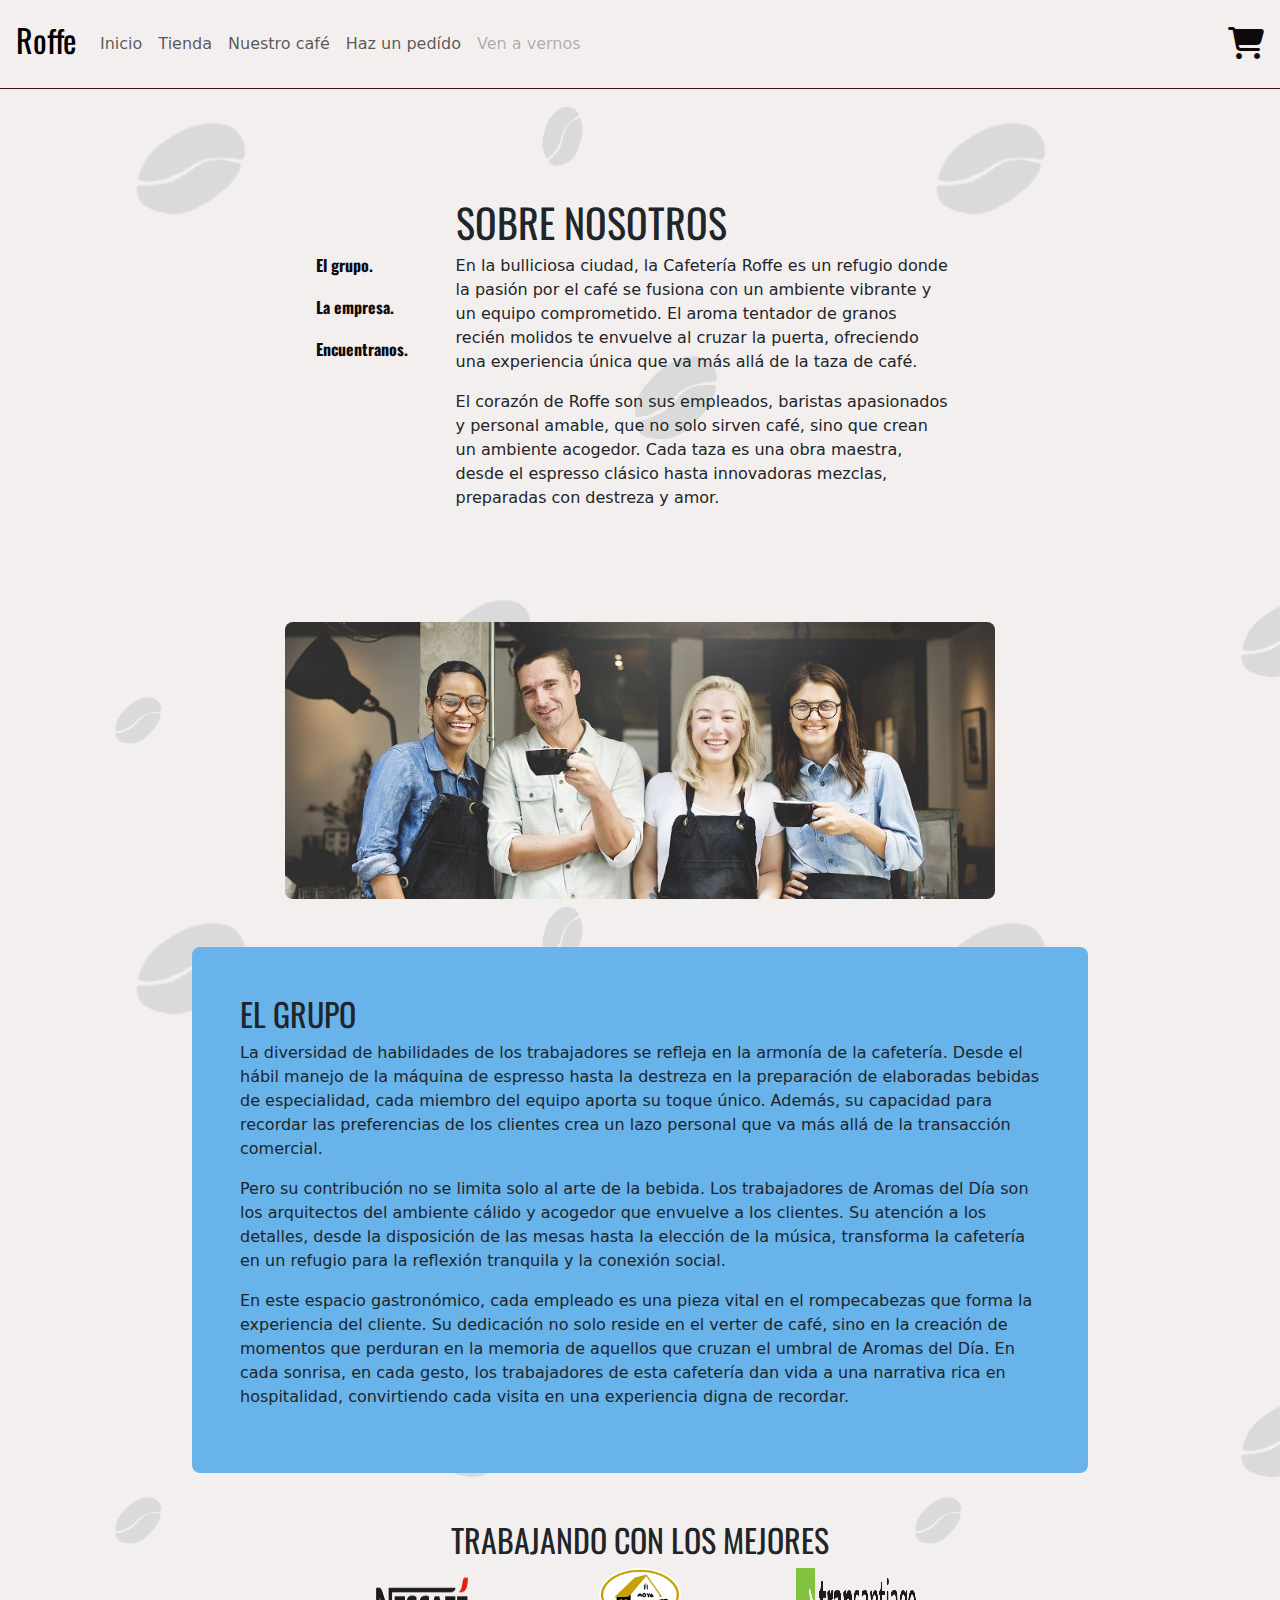
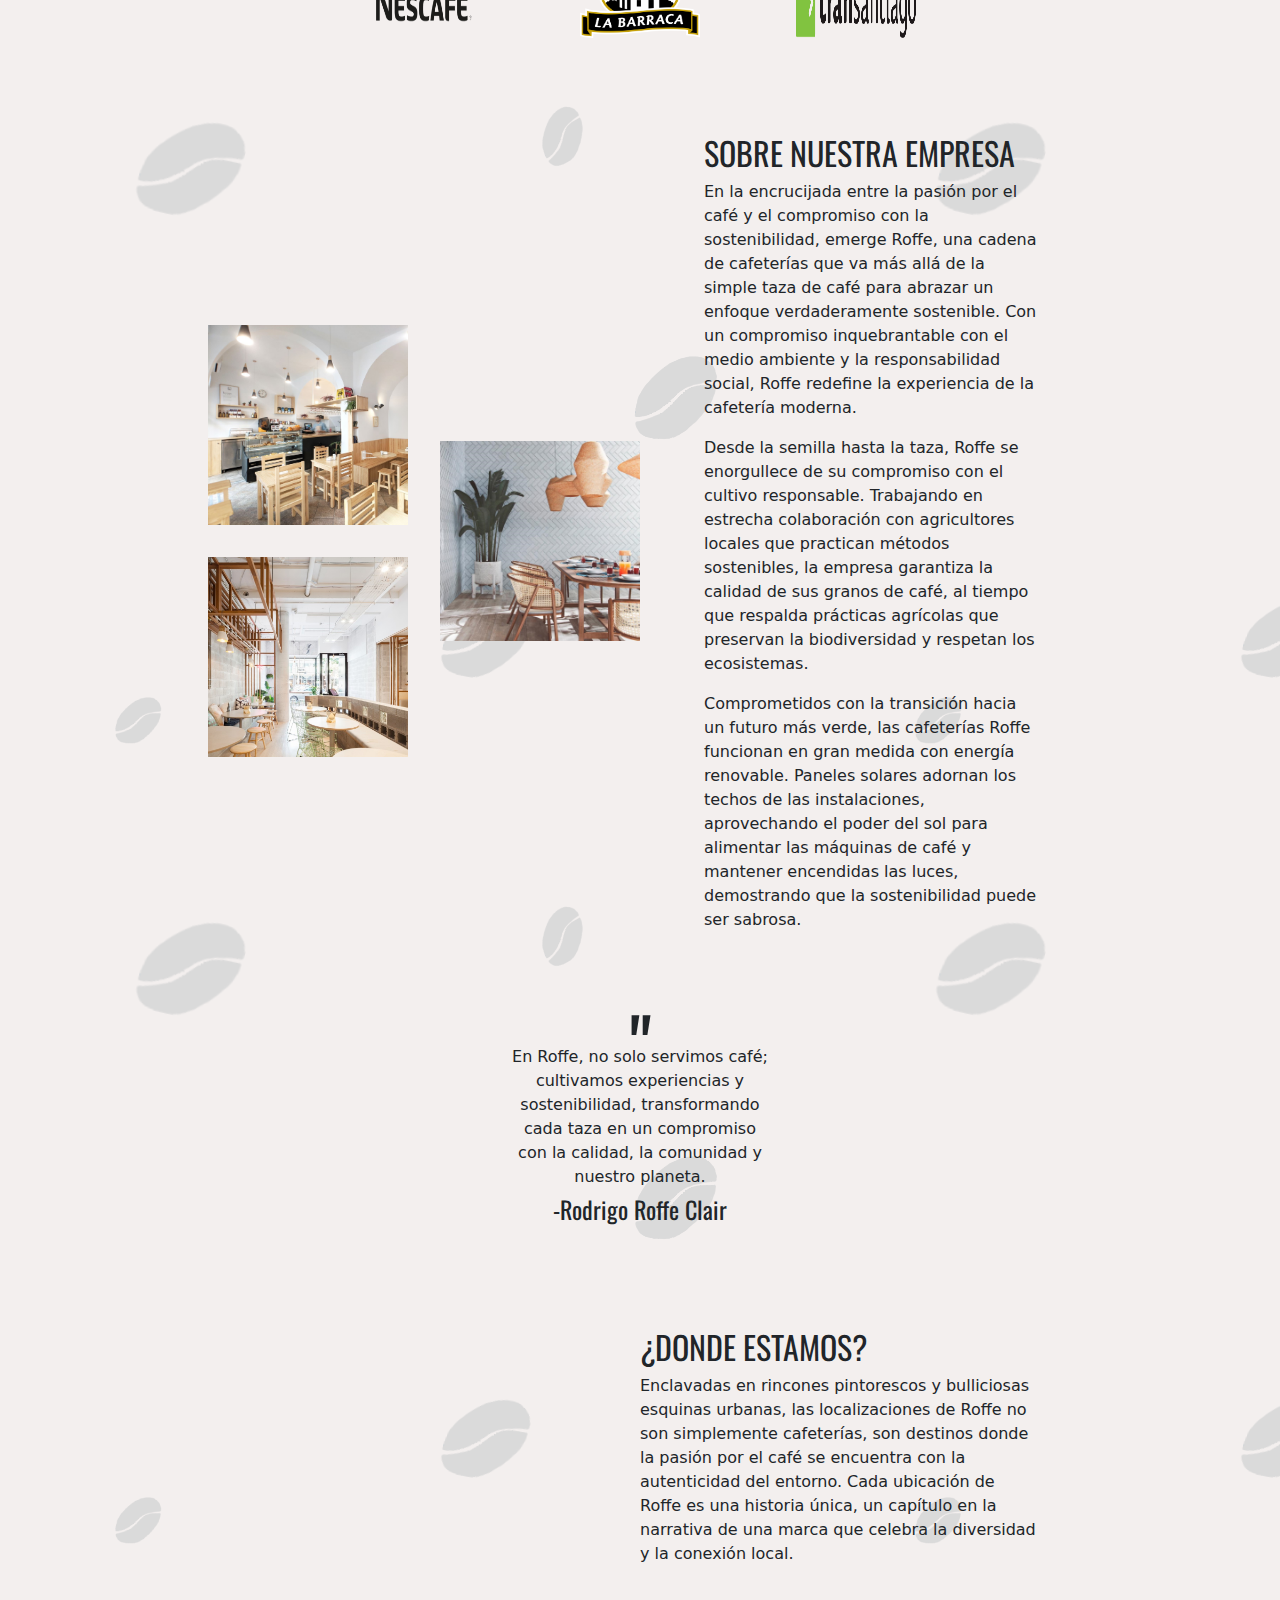
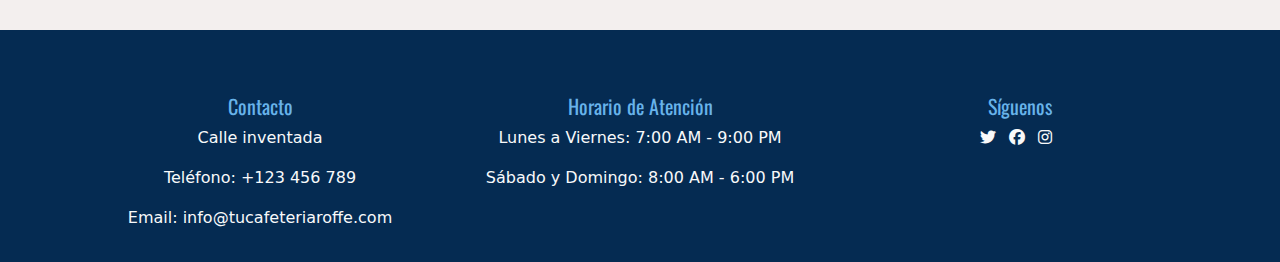
<file: pages/visitUs.html>
<!DOCTYPE html>
<html lang="en">

<head>
    <meta charset="UTF-8">
    <meta name="viewport" content="width=device-width, initial-scale=1.0">
    <title>Document</title>

    <link href="https://cdn.jsdelivr.net/npm/bootstrap@5.3.2/dist/css/bootstrap.min.css" rel="stylesheet"
        integrity="sha384-T3c6CoIi6uLrA9TneNEoa7RxnatzjcDSCmG1MXxSR1GAsXEV/Dwwykc2MPK8M2HN" crossorigin="anonymous">

    <link rel="stylesheet" href="../css/bootstrap.css">
    <link rel="stylesheet" href="https://cdnjs.cloudflare.com/ajax/libs/font-awesome/6.5.1/css/all.min.css">
    <link rel="stylesheet" href="../css/style.css">
    <link rel="stylesheet" href="../css/responsive.css">
</head>

<body>

    <!-- conatiner -->
    <div class="container-fluid">
        <!-- navbar -->
        <nav class="navbar navbar-expand-lg bg-body-tertiary position-fixed">
            <div class="container-fluid p-3">
                <a class="navbar-brand" href="../index.html">
                    <h2>Roffe</h2>
                </a>
                <button class="navbar-toggler" type="button" data-bs-toggle="collapse"
                    data-bs-target="#navbarNavAltMarkup" aria-controls="navbarNavAltMarkup" aria-expanded="false"
                    aria-label="Toggle navigation">
                    <span class=""><i class="fa-solid fa-ellipsis"></i></span>
                </button>
                <div class="collapse navbar-collapse" id="navbarNavAltMarkup">
                    <div class="navbar-nav">
                        <a class="nav-link " aria-current="page" href="../index.html">Inicio</a>
                        <a class="nav-link " " href="../pages/coffes.html">Tienda</a>
                        <a class="nav-link" href="../pages/ingredients.html">Nuestro café</a>
                        <a class="nav-link" href="../pages/shopping.html">Haz un pedído</a>
                        <a class="nav-link disabled" aria-disabled="true" href="../pages/visitUs.html">Ven a vernos</a>
                    </div>

                </div>

                <a href="#"><i class="fa-solid fa-cart-shopping fa__navbar"></i></a>
            </div>
        </nav><!-- end navbar -->

        <div class="separ"></div>

        <!-- about us start -->
        <section class="start d-flex flex-row mx-auto justify-content-center py-5 pe-5">

            <li class="start__list d-flex flex-column">

                <ol><a class="start__links" href="#group">El grupo.</a></ol>
                <ol><a class="start__links" href="#empresa">La empresa.</a></ol>
                <ol><a class="start__links" href="#encuentranos">Encuentranos.</a></ol>
            </li>

            <article class="start__texts ms-5">

                <h1>SOBRE NOSOTROS</h1>
                <p>
                    En la bulliciosa ciudad, la Cafetería Roffe es un refugio donde la pasión por el café
                    se fusiona con un ambiente vibrante y un equipo comprometido. El aroma tentador de
                    granos recién molidos te envuelve al cruzar la puerta, ofreciendo una experiencia única
                    que va más allá de la taza de café.
                </p>
                <p>
                    El corazón de Roffe son sus empleados, baristas apasionados y personal amable,
                    que no solo sirven café, sino que crean un ambiente acogedor. Cada taza es una obra
                    maestra, desde el espresso clásico hasta innovadoras mezclas, preparadas con destreza y
                    amor.
                </p>
            </article>
        </section><!-- end about us start -->

        <!-- img section -->
        <section class=" d-flex justify-content-center m-5 d-none d-lg-flex">
            <img class="aboutUsImg__img mx-auto rounded-3" src="../assets/images/cafeTeam.jpg" alt="">
        </section><!-- end img section -->


        <!-- group -->
        <section
            class="group group--gorup d-flex flex-column mx-auto justify-content-center py-5 pe-5 w-100 p-5 rounded-3 my-5"
            id="group">

            <h2>EL GRUPO</h2>

            <p>La diversidad de habilidades de los trabajadores se refleja en la armonía de la cafetería.
                Desde el hábil manejo de la máquina de espresso hasta la destreza en la preparación
                de elaboradas bebidas de especialidad, cada miembro del equipo aporta su toque único.
                Además, su capacidad para recordar las preferencias de los clientes crea un lazo personal
                que va más allá de la transacción comercial.
            </p>

            <p>Pero su contribución no se limita solo al arte de la bebida. Los trabajadores de Aromas del
                Día son los arquitectos del ambiente cálido y acogedor que envuelve a los clientes. Su
                atención a los detalles, desde la disposición de las mesas hasta la elección de la música,
                transforma la cafetería en un refugio para la reflexión tranquila y la conexión social.
            </p>

            <p>En este espacio gastronómico, cada empleado es una pieza vital en el rompecabezas que forma
                la experiencia del cliente. Su dedicación no solo reside en el verter de café, sino en la
                creación de momentos que perduran en la memoria de aquellos que cruzan el umbral de Aromas
                del Día. En cada sonrisa, en cada gesto, los trabajadores de esta cafetería dan vida a una
                narrativa rica en hospitalidad, convirtiendo cada visita en una experiencia digna de
                recordar.
            </p>
        </section><!-- end group -->


        <!-- backedUp-->
        <section class="workWith d-flex flex-column justify-content-between align-items-center my-5">
            <h2>TRABAJANDO CON LOS MEJORES</h2>
            <div class="workWith__logos d-flex flex-column flex-md-row ">
                <img class="workWith__img mx-5" src="../assets/images/marcas/nescafe.png" alt="">
                <img class="workWith__img mx-5" src="../assets/images/marcas/labarraca.png" alt="">
                <img class="workWith__img mx-5" src="../assets/images/marcas/transantiago.png" alt="">
            </div>
        </section><!-- end backedUp-->


        <!-- empresa -->
        <section id="empresa"
            class="group d-flex flex-column flex-lg-row mx-auto justify-content-center align-items-center py-5 pe-5 w-100">

            <div>

                <div class="d-flex flex-row">
                    <div class="d-flex flex-column justify-content-between">
                        <img class="group__img m-3" src="../assets/images/cafeteria/cafete1.jpg" alt="">
                        <img class="group__img m-3" src="../assets/images/cafeteria/cafete2.jpg" alt="">
                    </div>
                    <div class="d-flex flex-column justify-content-center d-none d-md-flex" >
                        <img class="group__img m-3" src="../assets/images/cafeteria/cafete3.jpg" alt="">
                    </div>
                </div>
            </div>

            <div class="group__texts ms-5">

                <h2>SOBRE NUESTRA EMPRESA</h2>

                <p>En la encrucijada entre la pasión por el café y el compromiso con la sostenibilidad,
                    emerge Roffe, una cadena de cafeterías que va más allá de la simple taza de café para
                    abrazar un enfoque verdaderamente sostenible. Con un compromiso inquebrantable con el
                    medio ambiente y la responsabilidad social, Roffe redefine la experiencia de la cafetería
                    moderna.
                </p>

                <p>Desde la semilla hasta la taza, Roffe se enorgullece de su compromiso con el cultivo
                    responsable. Trabajando en estrecha colaboración con agricultores locales que practican
                    métodos sostenibles, la empresa garantiza la calidad de sus granos de café, al tiempo que
                    respalda prácticas agrícolas que preservan la biodiversidad y respetan los ecosistemas.
                </p>

                <p>Comprometidos con la transición hacia un futuro más verde, las cafeterías Roffe funcionan en
                    gran medida con energía renovable. Paneles solares adornan los techos de las instalaciones,
                    aprovechando el poder del sol para alimentar las máquinas de café y mantener encendidas las
                    luces, demostrando que la sostenibilidad puede ser sabrosa.
                </p>
            </div>
        </section><!-- end empresa -->


        <!-- phrase -->
        <section class="phrase w-100 mx-auto w-md-25 d-flex flex-column justify-content-center align-items-center">
            <h3 class="phrase__quotation ">"</h3>
            <p class="phrase__text text-center w-100">En Roffe, no solo servimos café; cultivamos experiencias y
                sostenibilidad, transformando cada
                taza en un compromiso con la calidad, la comunidad y nuestro planeta.
            </p>
            <h4 class="phrase__name">-Rodrigo Roffe Clair</h3>
        </section><!-- phrase -->


        <!-- empresa -->
        <section id="encuentranos"
            class="group d-flex flex-column flex-lg-row mx-auto justify-content-center align-items-center py-5 pe-5 w-100">

            <div>

                <div class="d-flex flex-row">
                    <div class="d-flex flex-column justify-content-between">
                        <iframe
                            src="https://www.google.com/maps/embed?pb=!1m18!1m12!1m3!1d7487.102248275653!2d-4.834661435137043!3d39.95652693341477!2m3!1f0!2f0!3f0!3m2!1i1024!2i768!4f13.1!3m3!1m2!1s0xd401d9de51f98a3%3A0xf1b76e3b71a89e24!2sCafeter%C3%ADa%20La%20Calesa!5e0!3m2!1ses!2ses!4v1702851323247!5m2!1ses!2ses"
                            width="400" height="300" style="border:0;" allowfullscreen="" loading="lazy"
                            referrerpolicy="no-referrer-when-downgrade"></iframe>
                    </div>
                </div>
            </div>

            <div class="group__texts ms-5 mt-5">

                <h2>¿DONDE ESTAMOS? </h2>

                <p>Enclavadas en rincones pintorescos y bulliciosas esquinas urbanas, las localizaciones de Roffe
                    no son simplemente cafeterías, son destinos donde la pasión por el café se encuentra con la
                    autenticidad del entorno. Cada ubicación de Roffe es una historia única, un capítulo en la
                    narrativa de una marca que celebra la diversidad y la conexión local.
                </p>
            </div>
        </section><!-- end empresa -->

        <!-- Footer -->
        <footer class="bg-dark text-light text-center py-3 footer">
            <div class="container pt-5">
                <div class="row">
                    <div class="col-md-4">
                        <h5 class="footer__title">Contacto</h5>
                        <p>Calle inventada</p>
                        <p>Teléfono: +123 456 789</p>
                            
                        <p>Email: info@tucafeteriaroffe.com</p>
                    </div>
                    <div class="col-md-4">
                        <h5 class="footer__title">Horario de Atención</h5>
                        <p>Lunes a Viernes: 7:00 AM - 9:00 PM</p>
                        <p>Sábado y Domingo: 8:00 AM - 6:00 PM</p>
                    </div>
                    <div class="col-md-4">
                        <h5 class="footer__title">Síguenos</h5>
                        <a href="#" class="text-light me-2"><i class="fa-brands fa-twitter"></i></a>
                        <a href="#" class="text-light me-2"><i class="fa-brands fa-facebook"></i></a>
                        <a href="#" class="text-light me-2"><i class="fa-brands fa-instagram"></i></a>
                    </div>
                </div>
            </div>
        </footer><!-- end footer -->

        
    </div> <!-- end container -->


    <script src="../js/bootstrap.js"></script>
</body>

</html>
</file>
<file: css/style.css>
@font-face {
    font-family: OswaldRegular;
    src: url("../assets/fonts/Oswald-Regular.ttf");
}
@font-face {
    font-family: OswaldBold;
    src: url("../assets/fonts/Oswald-Bold.ttf");
}
*{
    scroll-behavior: smooth;
    
}
.container-fluid{
    padding: 0;
    background-color: #F3EFEE;
    background-image: url("../assets/images/backgorunWhite.png");
    min-width: 440;
}

.container-fluid--ingredients{
    /* height: 6000px; */
    /* overflow: auto; */
}

/* navbar */
.navbar{
    margin: 0;
    padding: 0;
    top: 0;
    left: 0;
    z-index: 20;
    width: 100%;
    border-bottom: 1px solid #37190D;
    transition: all 1s;
}
.fa__navbar{
    font-size: 2rem;
    color: #0F0A0E;
}
/* end navbar */

.separ{
    height: 150px;
}
/* carousel  */
.carousel{
    transition: all 1s;
}
.carousel__topBg{
    background-image: url("../assets/images/coffeBG.jpg");
    width: 100%;
    height: 55vh;
    min-height: 600px;
    background-repeat: no-repeat;
    background-position: right;
    background-size: contain;
    background-color: #052B52;
    
}

.carousel__bottom{
    padding-top: 100px;
}
.carousel__coffeImg{
    width: 30%;
    position: absolute;
    /* top: -500px; */
    top: 130px;
    left: 35%;

    margin-bottom: 200px;
}

.carousel__title{
    font-family: OswaldBold;
    font-size: 900;
    font-size: 5rem;

    background: -webkit-linear-gradient(#632b0a, #a5501f);
    background-clip: text;
    -webkit-text-fill-color: transparent;
}
.carousel__title--black{
    background: -webkit-linear-gradient(#0F0A0E, #632b0a);
    -webkit-background-clip: text;
    -webkit-text-fill-color: transparent;
}
.carousel__title--white{
    background: -webkit-linear-gradient(#6B2F11, #FAE8D4);
    -webkit-background-clip: text;
    -webkit-text-fill-color: transparent;
}

.carousel__subtitle{
    font-size: 2rem;
    font-weight: 800;
    word-spacing: 10px;

    color: #37190D;
}

.arrowCarousel{
    color: #a5501f;
    font-size: 2rem;
    font-weight: 900;
}
.arrowCarousel:hover{
    color: #923d0c;
}

/* delivery */

.delivery{
    background-color: #68b3ea;
    padding-left: 100px;
    padding-right: 100px;
}
.delivery__img{
    border-radius:54% 46% 68% 32% / 34% 29% 71% 66% ;
    transition: all 1s;
}
.delivery__img:hover{
    border-radius:44% 66% 58% 32% / 24% 29% 51% 60% ;
}
.delivery__vectorContainer{
    width: 160px;
    height: 160px;
}
.delivery__vector{
    width: 100%;
}

/* end delivery */

/* novedades */
.cards{
    width: 100%;
    max-width: 1100px;
}
.card{
    color: #0F0A0E;
}
.card:hover{
    box-shadow: 1px 1px 10px 3px #37190d2a;
}
.card__imgCont {
    width: 100%;
    height: 300px;
    overflow: hidden; 
}
.soft{
    color: grey;
}
.card__img {
    width: 100%;
    height: 100%;
    object-fit: cover; 
}

.card__price{
    font-size: 1.3rem;
    font-family: OswaldRegular;
    
}
.arrow{
    letter-spacing: -4px;
    font-weight: 600;
    margin: 0;

    transition: all 1s forwards;
    font-family: 'Courier New', Courier, monospace;
}
.card:hover .arrow__point{
    margin-left: 3px;
}
.colorBrown{
    color: #532D22;
}
/* end novedades */


/* start promotion */
.promotion{

    width: 80%;
    margin: auto;
    background: rgb(246,228,224);
    background: linear-gradient(149deg, rgba(246,228,224,1) 0%, rgb(255, 232, 217) 100%);
}
.promotion__texts{
    width: 40%;
}
.promotion__img{
    width: 40%;
}

/*end promotion */


/* shopping form*/
.form{
    background-color: #99755F;
    border-radius: 10px;

    box-shadow: 1px 1px 10px 1px gray;
    z-index: 3;

    transition: all 1s;
}
.form__img{
    border-radius: 10px 10px 0px 0px;
}
.form__brownForm{
    /* border: 10px solid red; */
    position: absolute;
    left: 0px;
    bottom: -8px;
}
.form__inputs{
    /* padding: 100px; */
    display: flex;
    flex-direction: column;
    
    /* z-index: 10; */
} 

.form__input{
    padding: 4px;
     font-size: 20px;
     border-width: 1px;
     border-color: #ffffff;
     background-color: #3D302F;
     color: #ffffff;
     border-style: hidden;
     border-radius: 3px;
     box-shadow: -2px 0px 5px rgba(66,66,66,.75);
     text-shadow: -50px 0px 0px rgba(66,66,66,.0);
}
.form-range{
    background: none;
    box-shadow: none;
}
.form__payments{
    width: 15%;
    cursor: pointer;
}
/* end shopping form*/

/* Asides */

.smallerBox{
    width: 20%;
    height: 70%;
    background-color: white;
    border-radius: 10px 0px 0px 10px;
    
    .form__img{
        border-radius: 10px 0px 0px 10px;
    }
}
.smallerBox--right{
    border-radius: 0px 10px 10px 0px;
    .form__img{
        border-radius: 0px 10px 10px 0px;
    }
}

/*end asides*/

/* informations*/

.information{
    width: 100%;
    /* margin-top: 1000px; */

    view-timeline-name: --information;
    view-timeline-axis: block;

    animation-timeline: --information;
    animation-name: showRigth;
    animation-range: entry 25% cover 50%;
    animation-fill-mode: both;

    background-color: rgba(255, 255, 255, 0.397);
    padding: 30px;
    border-radius: 10px;

    box-shadow: 1px 1px 10px 1px gray;

    transition: all 1s;

    margin-top: 35vh;
}


.information__img{
    
    transition: border-radius 1s;

    width: 20%;

}
.information__img:hover{
    
}
.information__texts{
    width: 60%;
    
}

.information__anchor{
    bottom: -11%;
    z-index: 10;
    color: #37190D;
    text-decoration: none;
}
.information__anchor--hand{
    font-size: 1.6rem;
}
.informatin__title{
    font-size: 3rem;
    font-family: OswaldBold;

    background-image: url("../assets/images/fontBg/whiteBrown.jpg"); 
    background-repeat: repeat; 
    background-clip: text; 
    background-size: cover;
    background-position: 100px;
    -webkit-text-fill-color: transparent; 
    
    -webkit-font-smoothing: antialiased; 
}
.information__icon{
    -webkit-text-fill-color: currentColor; 
}

@keyframes showRigth {
    from{
        transform: translateX(400px);
        display: none;
    }
    to{
        transform: translateX(0px);
        display: block;
    }
}
/*visit Us*/

/*start*/
.start__texts{
    width: 80%;
}
.start__list{
    margin-top: 55px;
}
.start__links{
    text-decoration: none;
    color: #0F0A0E;
    font-family: OswaldBold;
}
/* end start*/

/* about us img */
.aboutUsImg__img{
    width: 60%;
}
.workWith__img{
    width: 120px;
    height: 70px;
}

/* end about us img */

/* group  */
.group--gorup{
    background-color: #68b3ea;
}
.group__img{
    width: 200px;
}
.group__texts{
    width: 60%;
}
/* end group  */

/* phrase */
.phrase__quotation{
    font-size: 5rem;
    
}
.phrase__text{
    width: 20%;
    margin-top: -55px;
}
.phrase__name{
    margin-top: -10px;
}
/* end phrase */
/*end visit us*/


/* footer */
.footer{
    background-color: #052B52 !important;
}
.footer__title{
    color: #68b3ea;
}
.footer--ingredients{
    margin-top: 250px;
}
</file>
<file: css/responsive.css>
/* Here goes the responsive that cant be done with boostrap and i need to make with my own css */


@media (min-width: 770px) {
    .information__texts{
        margin-left: 80px;
    }
}
@media (min-width: 992px) {
    .information{
        width: 60%;
    }

    .delivery__img{
        width: 30%;
    }
}

/* For index */
@media (min-width: 768px){
    .vectors{
        display: flex;
        flex-direction: row;
        justify-content: space-between;
        align-items: center;
    }


    .start__texts{
        width: 40%;
    }
    .group{
        width: 70% !important;
    }

    .phrase__text{
        width: 20% !important;
    }
}

@media (min-width: 1400px){
    .delivery__vectorImg{
        width: 60%;
        margin: auto;
    }
}
</file>
